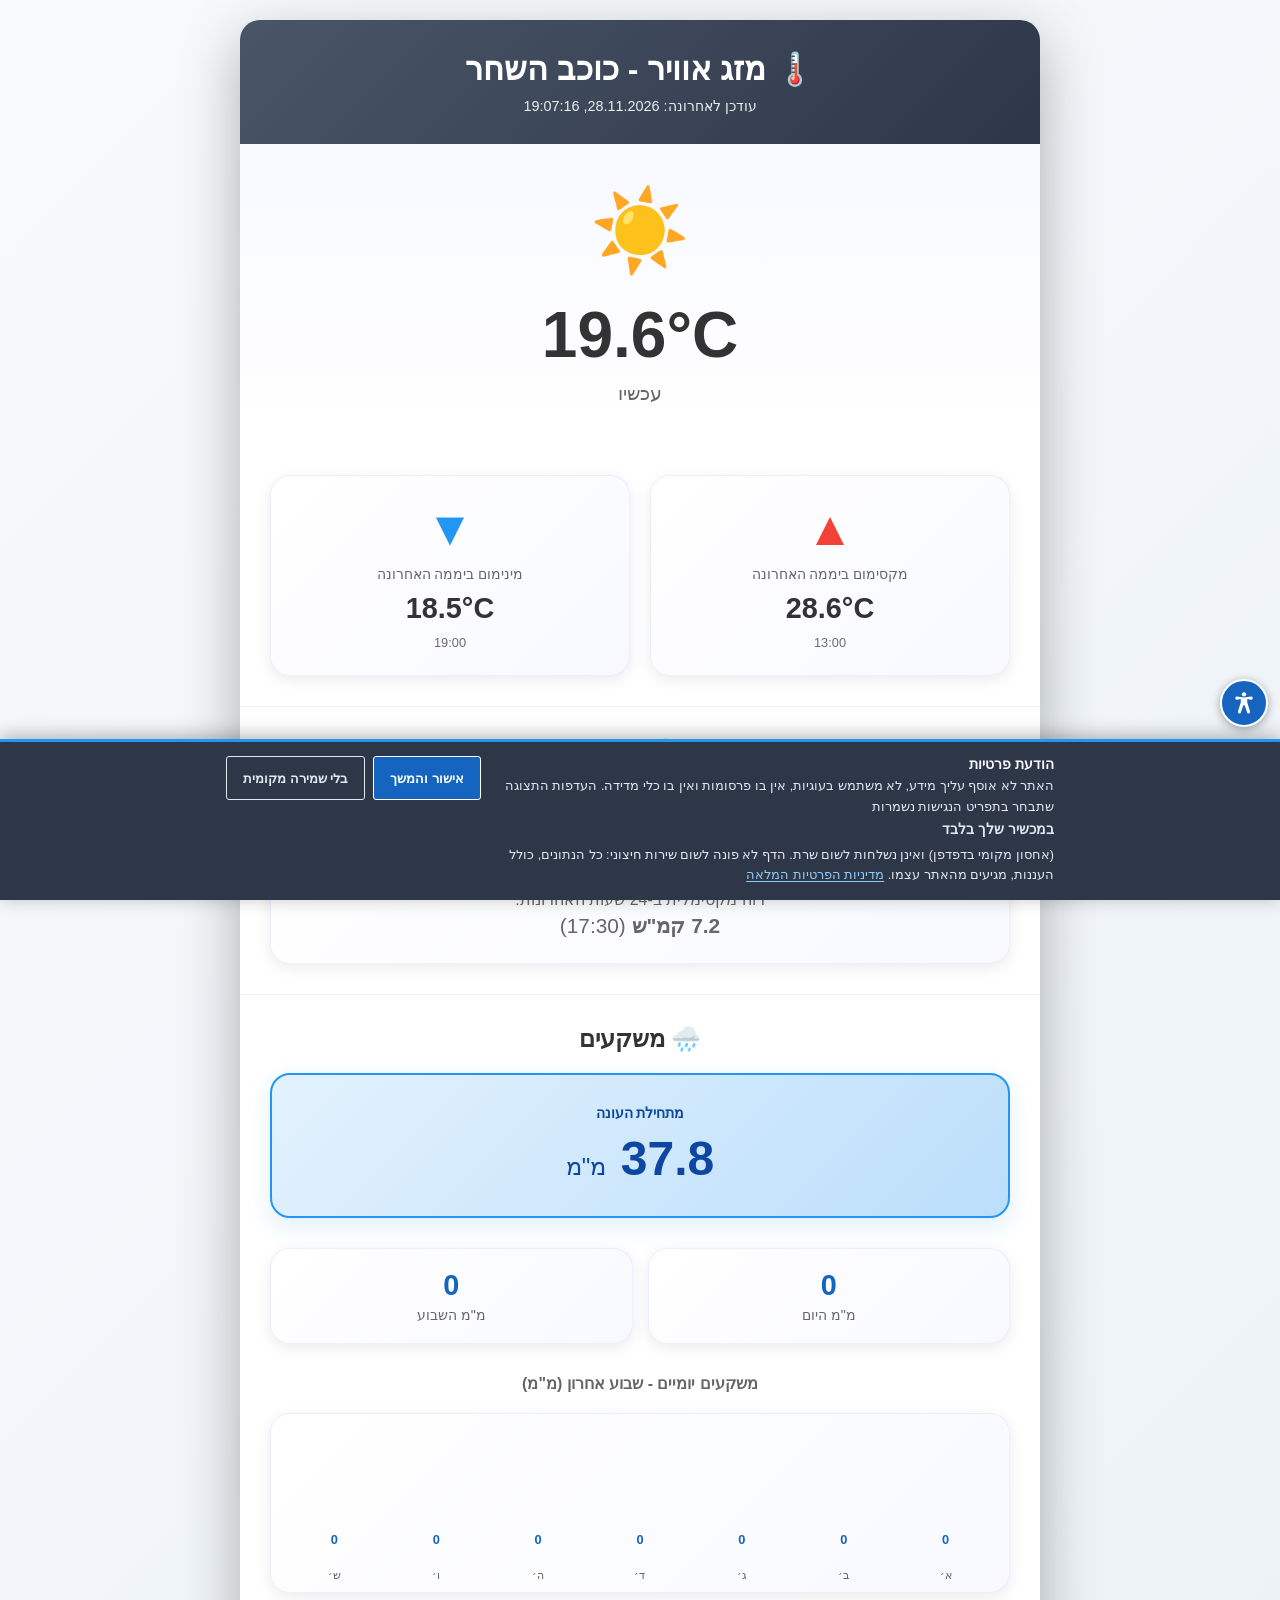
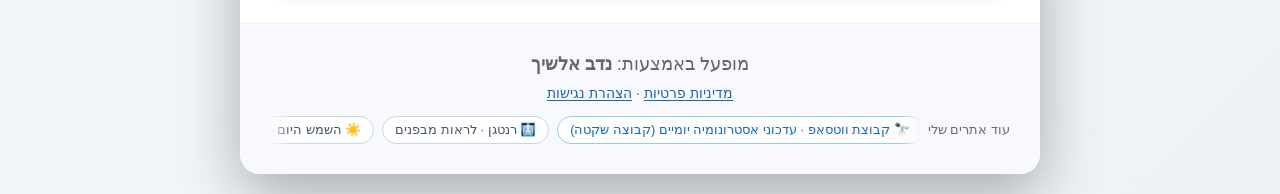
<file: index.html>
<!DOCTYPE html>
<html lang="he" dir="rtl">
<head>
    <meta charset="UTF-8">
    <meta name="viewport" content="width=device-width, initial-scale=1.0">
    <title>מזג אוויר - כוכב השחר</title>
    <meta name="description" content="טמפרטורה, רוח ומשקעים עכשיו בכוכב השחר, מתחנת מזג האוויר של היישוב. מתעדכן כל שעה, כולל כמות הגשם מתחילת העונה.">
    <link rel="canonical" href="https://nadaval56.github.io/weather-dashboard/">
    <meta property="og:type" content="website">
    <meta property="og:site_name" content="מזג אוויר - כוכב השחר">
    <meta property="og:locale" content="he_IL">
    <meta property="og:title" content="מזג אוויר - כוכב השחר">
    <meta property="og:description" content="טמפרטורה, רוח ומשקעים עכשיו בכוכב השחר, מתחנת מזג האוויר של היישוב. מתעדכן כל שעה, כולל כמות הגשם מתחילת העונה.">
    <meta property="og:url" content="https://nadaval56.github.io/weather-dashboard/">
    <meta property="og:image" content="https://nadaval56.github.io/weather-dashboard/assets/og-image.jpg">
    <meta property="og:image:type" content="image/jpeg">
    <meta property="og:image:width" content="1200">
    <meta property="og:image:height" content="630">
    <meta property="og:image:alt" content="מזג אוויר, כוכב השחר: טמפרטורה, רוח ומשקעים">
    <meta name="twitter:card" content="summary_large_image">
    <meta name="theme-color" content="#2D3748">
    
    <!-- Favicon -->
    <link rel="icon" href="data:image/svg+xml,<svg xmlns=%22http://www.w3.org/2000/svg%22 viewBox=%220 0 100 100%22><text y=%22.9em%22 font-size=%2290%22>🌤️</text></svg>">
    
    <link rel="stylesheet" href="assets/theme.css">
    <link rel="stylesheet" href="assets/a11y.css">
    <script>
      /* העדפות הנגישות מוחלות לפני הציור הראשון, כדי שמי שבחר ניגודיות גבוהה
         לא יראה את הדף נטען בצבעים הרגילים ואז מתחלף. מי שביקש "בלי שמירה
         מקומית" לא מקבל קריאה של שום דבר. */
      try {
        var _p = localStorage.getItem('privacy:v1');
        if (!_p || JSON.parse(_p).local !== false) {
          var _r = document.documentElement, _a = localStorage.getItem('a11y:v1');
          if (_a) {
            _a = JSON.parse(_a);
            if (_a.fs) _r.setAttribute('data-fs', _a.fs);
            if (_a.mode) _r.classList.add('a11y-' + _a.mode);
            ['links', 'readable', 'spacing', 'still', 'cursor', 'focus']
              .forEach(function (k) { if (_a[k]) _r.classList.add('a11y-' + k); });
          }
        }
      } catch (e) { /* מצב פרטי, או אחסון חסום — הדף פשוט נטען כרגיל */ }
    </script>

    <style>

        .last-update {
            opacity: 0.9;
            font-size: 0.9em;
        }

        .current-weather {
            text-align: center;
            padding: 40px 20px;
            background: linear-gradient(to bottom, var(--surface-2) 0%, var(--surface) 100%);
        }

        .weather-icon {
            font-size: 5rem;
            margin-bottom: 20px;
        }

        .current-temp {
            font-size: 4em;
            font-weight: bold;
            color: var(--text);
            margin-bottom: 10px;
        }

        .temp-label {
            color: var(--text-2);
            font-size: 1.2em;
        }

        .stats-grid {
            display: grid;
            grid-template-columns: repeat(auto-fit, minmax(200px, 1fr));
            gap: 20px;
            padding: 30px;
        }

        .stat-card {
            background: linear-gradient(135deg, var(--surface) 0%, var(--surface-2) 100%);
            padding: 25px 20px;
            border-radius: 20px;
            text-align: center;
            box-shadow: var(--shadow-card);
            border: 1px solid var(--card-border);
        }

        .stat-icon {
            font-size: 2.5em;
            margin-bottom: 10px;
        }

        .stat-value {
            font-size: 1.8em;
            font-weight: bold;
            color: var(--text);
            margin: 10px 0;
        }

        .stat-label {
            color: var(--text-2);
            font-size: 0.9em;
        }

        .stat-time {
            color: var(--text-3);
            font-size: 0.8em;
            margin-top: 5px;
        }

        .section {
            padding: 30px;
            border-top: 1px solid var(--border);
        }

        .section-title {
            font-size: 1.5em;
            color: var(--text);
            margin-bottom: 20px;
            display: flex;
            align-items: center;
            justify-content: center;
            gap: 10px;
        }

        .wind-section {
            background: linear-gradient(135deg, var(--surface) 0%, var(--surface-2) 100%);
            padding: 25px;
            border-radius: 20px;
            box-shadow: var(--shadow-card);
            border: 1px solid var(--card-border);
        }

        .wind-current {
            display: flex;
            align-items: center;
            justify-content: center;
            gap: 20px;
            margin-bottom: 20px;
        }

        .wind-info {
            text-align: center;
        }

        .wind-speed {
            font-size: 2em;
            font-weight: bold;
            color: var(--text);
        }

        .wind-direction {
            color: var(--text-2);
            font-size: 1.1em;
        }

        .rain-stats {
            display: grid;
            grid-template-columns: repeat(auto-fit, minmax(150px, 1fr));
            gap: 15px;
        }

        .rain-stat {
            background: linear-gradient(135deg, var(--surface) 0%, var(--surface-2) 100%);
            padding: 20px 15px;
            border-radius: 20px;
            text-align: center;
            box-shadow: var(--shadow-card);
            border: 1px solid var(--card-border);
        }

        .rain-value {
            font-size: 1.8em;
            font-weight: bold;
            color: var(--accent-dark);   /* #2196F3 נתן 2.97:1 על רקע הכרטיס */
        }

        .rain-label {
            color: var(--text-2);
            font-size: 0.9em;
            margin-top: 5px;
        }

        .chart-container {
            margin-top: 20px;
            height: 180px;
            background: linear-gradient(135deg, var(--surface) 0%, var(--surface-2) 100%);
            border-radius: 20px;
            padding: 15px 15px 35px 15px;
            position: relative;
            box-shadow: var(--shadow-card);
            border: 1px solid var(--card-border);
        }

        .chart-bars {
            display: flex;
            align-items: flex-end;
            justify-content: space-around;
            height: 100%;
            gap: 5px;
        }

        .chart-bar {
            flex: 1;
            background: linear-gradient(to top, var(--accent), var(--accent-light));
            border-radius: 5px 5px 0 0;
            position: relative;
            transition: transform 0.2s;
        }

        .chart-bar:hover {
            transform: scaleY(1.05);
        }

        .chart-bar-value {
            position: absolute;
            top: -25px;
            width: 100%;
            text-align: center;
            font-size: 0.8em;
            font-weight: bold;
            color: var(--accent-dark);
        }

        .chart-bar-label {
            position: absolute;
            bottom: -25px;
            width: 100%;
            text-align: center;
            font-size: 0.7em;
            color: var(--text-2);
        }

        /* Mobile Responsive */
        @media (max-width: 768px) {
            .current-temp {
                font-size: 3em;
            }

            .weather-icon {
                font-size: 3.75rem;
            }

            .stats-grid {
                grid-template-columns: 1fr;
                padding: 20px;
            }

            .section {
                padding: 20px;
            }

            .wind-current {
                flex-direction: column;
            }
        }
    </style>
</head>
<body>
    <a class="skip-link" href="#main">דלג לתוכן</a>
    <div class="container">
        <!-- Header -->
        <header class="header">
            <h1>🌡️ מזג אוויר - כוכב השחר</h1>
            <div class="last-update">טוען...</div>
        </header>

        <main id="main" tabindex="-1">

        <!-- Current Weather -->
        <div class="current-weather">
            <div class="weather-icon" role="img" aria-label="טוען">⏳</div>
            <div class="current-temp">...</div>
            <div class="temp-label">עכשיו</div>
        </div>

        <!-- Temperature Stats -->
        <div class="stats-grid">
            <div class="stat-card">
                <div class="stat-icon" style="color: var(--hot); font-size: 3em;" aria-hidden="true">▲</div>
                <div class="stat-label">מקסימום ביממה האחרונה</div>
                <div class="stat-value">...</div>
                <div class="stat-time">--:--</div>
            </div>
            <div class="stat-card">
                <div class="stat-icon" style="color: var(--accent); font-size: 3em;" aria-hidden="true">▼</div>
                <div class="stat-label">מינימום ביממה האחרונה</div>
                <div class="stat-value">...</div>
                <div class="stat-time">--:--</div>
            </div>
        </div>

        <!-- Wind Section -->
        <div class="section">
            <h2 class="section-title">💨 רוח</h2>
            <div class="wind-section">
                <div class="wind-current">
                    <div class="wind-info">
                        <div class="wind-speed">...</div>
                        <div class="wind-direction">...</div>
                    </div>
                </div>
                <div style="text-align: center; color: var(--text-2); margin-top: 15px;">
                    <div style="margin-bottom: 5px;">רוח מקסימלית ב-24 שעות האחרונות:</div>
                    <div style="font-size: 1.3em;"><strong>...</strong> (--:--)</div>
                </div>
            </div>
        </div>

        <!-- Rain Section -->
        <div class="section">
            <h2 class="section-title">🌧️ משקעים</h2>
            
            <!-- Seasonal Rain - Most Important -->
            <div style="text-align: center; margin-bottom: 30px; padding: 30px 20px; background: linear-gradient(135deg, var(--accent-soft-a) 0%, var(--accent-soft-b) 100%); border-radius: 20px; box-shadow: var(--shadow-hero); border: 2px solid var(--accent);">
                <div style="font-size: 0.9em; color: var(--accent-deep); margin-bottom: 10px; font-weight: bold;">מתחילת העונה</div>
                <div class="rain-value" style="font-size: 3em; color: var(--accent-deep); display: inline;">...</div>
                <div style="display: inline; font-size: 1.5em; color: var(--accent-deep); margin-right: 10px;">מ"מ</div>
            </div>
            
            <!-- Today and Weekly -->
            <div class="rain-stats">
                <div class="rain-stat">
                    <div class="rain-value">...</div>
                    <div class="rain-label">מ"מ היום</div>
                </div>
                <div class="rain-stat">
                    <div class="rain-value">...</div>
                    <div class="rain-label">מ"מ השבוע</div>
                </div>
            </div>

            <!-- 7 Days Chart -->
            <div style="text-align: center; color: var(--text-2); margin-top: 30px; margin-bottom: 10px; font-weight: bold;">
                משקעים יומיים - שבוע אחרון (מ"מ)
            </div>
            <div class="chart-container">
                <div class="chart-bars">
                    <div class="chart-bar" style="height: 0%;">
                        <div class="chart-bar-value">0</div>
                        <div class="chart-bar-label">...</div>
                    </div>
                    <div class="chart-bar" style="height: 0%;">
                        <div class="chart-bar-value">0</div>
                        <div class="chart-bar-label">...</div>
                    </div>
                    <div class="chart-bar" style="height: 0%;">
                        <div class="chart-bar-value">0</div>
                        <div class="chart-bar-label">...</div>
                    </div>
                    <div class="chart-bar" style="height: 0%;">
                        <div class="chart-bar-value">0</div>
                        <div class="chart-bar-label">...</div>
                    </div>
                    <div class="chart-bar" style="height: 0%;">
                        <div class="chart-bar-value">0</div>
                        <div class="chart-bar-label">...</div>
                    </div>
                    <div class="chart-bar" style="height: 0%;">
                        <div class="chart-bar-value">0</div>
                        <div class="chart-bar-label">...</div>
                    </div>
                    <div class="chart-bar" style="height: 0%;">
                        <div class="chart-bar-value">0</div>
                        <div class="chart-bar-label">...</div>
                    </div>
                </div>
            </div>
        </div>

        </main>

        <!-- Footer -->
        <footer class="footer">
            <p style="font-size: 1.1em; margin-bottom: 10px;">מופעל באמצעות: <strong>נדב אלשיך</strong></p>
            <p class="footer-links"><a href="privacy/">מדיניות פרטיות</a> · <a href="accessibility/">הצהרת נגישות</a></p>
            <nav class="sister" aria-label="האתרים הנוספים שלי">
                <span class="sister-lbl">עוד אתרים שלי</span>
                <div class="sister-view">
                    <div class="sister-track">
                    <div class="sister-set">
                        <a href="https://chat.whatsapp.com/JPkp1hyk4J938apVTFu6J1" rel="noopener" class="sister-invite"><span aria-hidden="true">🔭</span> קבוצת ווטסאפ · עדכוני אסטרונומיה יומיים (קבוצה שקטה)</a>
                        <a href="https://roentgen.co.il/" rel="noopener"><span aria-hidden="true">🩻</span> רנטגן · לראות מבפנים</a>
                        <a href="https://sunspots.co.il/" rel="noopener"><span aria-hidden="true">☀️</span> השמש היום · כתמי שמש בזמן אמת</a>
                        <a href="https://making-il.co.il/" rel="noopener"><span aria-hidden="true">🛠️</span> מייקינג · יצירה טכנולוגית</a>
                        <a href="https://banknote.co.il/" rel="noopener"><span aria-hidden="true">💶</span> Banknote · שטרות ומטבעות</a>
                        <a href="https://geniza.co.il/" rel="noopener"><span aria-hidden="true">📜</span> הגניזה הקהירית · מסמכים מגניזת קהיר</a>
                        <a href="https://dronexam.co.il/" rel="noopener"><span aria-hidden="true">🛩️</span> לעוף לשמיים · מבחן רת"א לרחפנים</a>
                        <a href="https://holisticcenter.co.il/" rel="noopener"><span aria-hidden="true">🌱</span> מעט צרי · רפואה משלימה</a>
                        <a href="https://pursue.co.il/" rel="noopener"><span aria-hidden="true">🛸</span> PURSUE · ארכיון עב"מים</a>
                        <a href="https://quake.co.il/" rel="noopener"><span aria-hidden="true">🌍</span> רעידת אדמה · רעידות היסטוריות</a>
                        <a href="https://heb-cal.co.il/" rel="noopener"><span aria-hidden="true">📅</span> לוח עברי</a>
                        <a href="https://cranialnerves.co.il/" rel="noopener"><span aria-hidden="true">🧠</span> עצבי הגולגולת · 12 זוגות העצבים</a>
                        <a href="https://kal-vachomer.co.il/" rel="noopener"><span aria-hidden="true">📖</span> סגולת הבן איש חי לרפואה</a>
                    </div>
                    <div class="sister-set sister-clone" aria-hidden="true">
                        <a href="https://chat.whatsapp.com/JPkp1hyk4J938apVTFu6J1" rel="noopener" class="sister-invite" tabindex="-1"><span aria-hidden="true">🔭</span> קבוצת ווטסאפ · עדכוני אסטרונומיה יומיים (קבוצה שקטה)</a>
                        <a href="https://roentgen.co.il/" rel="noopener" tabindex="-1"><span aria-hidden="true">🩻</span> רנטגן · לראות מבפנים</a>
                        <a href="https://sunspots.co.il/" rel="noopener" tabindex="-1"><span aria-hidden="true">☀️</span> השמש היום · כתמי שמש בזמן אמת</a>
                        <a href="https://making-il.co.il/" rel="noopener" tabindex="-1"><span aria-hidden="true">🛠️</span> מייקינג · יצירה טכנולוגית</a>
                        <a href="https://banknote.co.il/" rel="noopener" tabindex="-1"><span aria-hidden="true">💶</span> Banknote · שטרות ומטבעות</a>
                        <a href="https://geniza.co.il/" rel="noopener" tabindex="-1"><span aria-hidden="true">📜</span> הגניזה הקהירית · מסמכים מגניזת קהיר</a>
                        <a href="https://dronexam.co.il/" rel="noopener" tabindex="-1"><span aria-hidden="true">🛩️</span> לעוף לשמיים · מבחן רת"א לרחפנים</a>
                        <a href="https://holisticcenter.co.il/" rel="noopener" tabindex="-1"><span aria-hidden="true">🌱</span> מעט צרי · רפואה משלימה</a>
                        <a href="https://pursue.co.il/" rel="noopener" tabindex="-1"><span aria-hidden="true">🛸</span> PURSUE · ארכיון עב"מים</a>
                        <a href="https://quake.co.il/" rel="noopener" tabindex="-1"><span aria-hidden="true">🌍</span> רעידת אדמה · רעידות היסטוריות</a>
                        <a href="https://heb-cal.co.il/" rel="noopener" tabindex="-1"><span aria-hidden="true">📅</span> לוח עברי</a>
                        <a href="https://cranialnerves.co.il/" rel="noopener" tabindex="-1"><span aria-hidden="true">🧠</span> עצבי הגולגולת · 12 זוגות העצבים</a>
                        <a href="https://kal-vachomer.co.il/" rel="noopener" tabindex="-1"><span aria-hidden="true">📖</span> סגולת הבן איש חי לרפואה</a>
                    </div>
                    </div>
                </div>
            </nav>
        </footer>
    </div>

    <script>
        // ===== אייקון מזג האוויר =====
        // יום/לילה: מהזריחה ועד צאת הכוכבים (25 דקות אחרי השקיעה, ברירת המחדל
        //           של לוח עברי), לפי אלגוריתם NOAA מ-hebcal/js/zmanim.js.
        // לילה:     מופע הירח האמיתי (כמו באסטרובוט).
        // עננות:    Open-Meteo, מהרשת ולא מהתחנה (כמו באסטרובוט). נמשכת פעם בשעה
        //           בסקריפט העדכון ונשמרת ב-weather-data.json — הדפדפן לא פונה לשום שירות חיצוני.
        // גשם:      נתוני התחנה — גשם בשעה האחרונה גובר על הכול.
        const STATION_LOC = { lat: 31.958, lng: 35.339 };   // כוכב השחר
        const TZEIT_MIN = 25;
        const RAD = Math.PI / 180;

        const Sun = (function () {
            function julianDay(y, m, d) { return Math.floor(Date.UTC(y, m - 1, d) / 86400000) + 2440587.5; }
            function jc(jd) { return (jd - 2451545) / 36525; }
            function meanLong(t) { const l = (280.46646 + t * (36000.76983 + 0.0003032 * t)) % 360; return l < 0 ? l + 360 : l; }
            function meanAnom(t) { return 357.52911 + t * (35999.05029 - 0.0001537 * t); }
            function ecc(t) { return 0.016708634 - t * (0.000042037 + 0.0000001267 * t); }
            function eqCenter(t) {
                const m = meanAnom(t) * RAD;
                return Math.sin(m) * (1.914602 - t * (0.004817 + 0.000014 * t)) +
                    Math.sin(2 * m) * (0.019993 - 0.000101 * t) + Math.sin(3 * m) * 0.000289;
            }
            function appLong(t) { return meanLong(t) + eqCenter(t) - 0.00569 - 0.00478 * Math.sin((125.04 - 1934.136 * t) * RAD); }
            function obliq(t) {
                const s = 21.448 - t * (46.815 + t * (0.00059 - t * 0.001813));
                return 23 + (26 + s / 60) / 60 + 0.00256 * Math.cos((125.04 - 1934.136 * t) * RAD);
            }
            function decl(t) { return Math.asin(Math.sin(obliq(t) * RAD) * Math.sin(appLong(t) * RAD)) / RAD; }
            function eqTime(t) {
                const eps = obliq(t) * RAD, l0 = meanLong(t) * RAD, e = ecc(t), m = meanAnom(t) * RAD;
                let y = Math.tan(eps / 2); y = y * y;
                return (y * Math.sin(2 * l0) - 2 * e * Math.sin(m) + 4 * e * y * Math.sin(m) * Math.cos(2 * l0) -
                    0.5 * y * y * Math.sin(4 * l0) - 1.25 * e * e * Math.sin(2 * m)) / RAD * 4;
            }
            function hourAngle(lat, dec, zenith) {
                const c = (Math.cos(zenith * RAD) - Math.sin(lat * RAD) * Math.sin(dec * RAD)) /
                    (Math.cos(lat * RAD) * Math.cos(dec * RAD));
                return (c > 1 || c < -1) ? null : Math.acos(c) / RAD;
            }
            function timeUTC(jd, lat, lng, zenith, rising) {
                let mins = 720;
                for (let i = 0; i < 2; i++) {
                    const t = jc(jd + mins / 1440), ha = hourAngle(lat, decl(t), zenith);
                    if (ha === null) return null;
                    mins = 720 + 4 * (-lng + (rising ? -ha : ha)) - eqTime(t);
                }
                return mins;
            }
            // זריחה/שקיעה במישור (90.833°), כמו ברוב הלוחות בארץ.
            // התאריך הוא התאריך בישראל, גם אם הדפדפן בשעון אחר.
            function event(now, loc, rising) {
                const [y, m, d] = now.toLocaleDateString('en-CA', { timeZone: 'Asia/Jerusalem' }).split('-').map(Number);
                const jd = julianDay(y, m, d), mins = timeUTC(jd, loc.lat, loc.lng, 90.833, rising);
                return mins === null ? null : new Date((jd - 2440587.5) * 86400000 + mins * 60000);
            }
            return {
                sunrise: (now, loc) => event(now, loc, true),
                sunset: (now, loc) => event(now, loc, false)
            };
        })();

        function isDaytime(now) {
            const sr = Sun.sunrise(now, STATION_LOC), ss = Sun.sunset(now, STATION_LOC);
            if (!sr || !ss) return now.getHours() >= 6 && now.getHours() < 19;
            return now >= sr && now < new Date(ss.getTime() + TZEIT_MIN * 60000);
        }

        // מופע הירח: האלונגציה (הזווית בין הירח לשמש) לפי נוסחאות מקוצרות של Meeus —
        // דיוק של פחות ממעלה, הרבה מעבר למה שצריך לבחירת אימוג'י.
        function moonPhase(now) {
            const d = now.getTime() / 86400000 + 2440587.5 - 2451545;
            const T = d / 36525;
            const norm = x => ((x % 360) + 360) % 360;
            const Lm = norm(218.3164477 + 481267.88123421 * T);   // אורך ממוצע של הירח
            const D = norm(297.8501921 + 445267.1114034 * T);     // אלונגציה ממוצעת
            const M = norm(357.5291092 + 35999.0502909 * T);      // אנומליה של השמש
            const Mm = norm(134.9633964 + 477198.8675055 * T);    // אנומליה של הירח
            const F = norm(93.2720950 + 483202.0175233 * T);
            const moonLon = Lm + 6.289 * Math.sin(Mm * RAD) + 1.274 * Math.sin((2 * D - Mm) * RAD) +
                0.658 * Math.sin(2 * D * RAD) + 0.214 * Math.sin(2 * Mm * RAD) -
                0.186 * Math.sin(M * RAD) - 0.114 * Math.sin(2 * F * RAD);
            const sunLon = 280.46646 + 36000.76983 * T + 1.914602 * Math.sin(M * RAD) + 0.019993 * Math.sin(2 * M * RAD);
            const elong = norm(moonLon - sunLon);                    // 0 = מולד, 180 = מלא
            const illum = Math.round((1 - Math.cos(elong * RAD)) / 2 * 100);
            // אותם גבולות כמו באסטרובוט (לפי גיל הירח בימים), מתורגמים למעלות
            const age = elong / 360 * 29.530589;
            let emoji, name;
            if      (age <  1.5) [emoji, name] = ['🌑', 'ירח חדש'];
            else if (age <  7.0) [emoji, name] = ['🌒', 'סהר גדל'];
            else if (age <  8.5) [emoji, name] = ['🌓', 'רבע ראשון'];
            else if (age < 14.0) [emoji, name] = ['🌔', 'ירח גדל'];
            else if (age < 15.5) [emoji, name] = ['🌕', 'ירח מלא'];
            else if (age < 21.0) [emoji, name] = ['🌖', 'ירח פוחת'];
            else if (age < 22.5) [emoji, name] = ['🌗', 'רבע אחרון'];
            else if (age < 28.0) [emoji, name] = ['🌘', 'סהר פוחת'];
            else                 [emoji, name] = ['🌑', 'ירח חדש'];
            return { emoji, name, illum };
        }

        // העננות מקובץ הנתונים. נתון בן יותר משלוש שעות (עדכונים שנכשלו ברצף)
        // לא מוצג — עדיף סמל בלי עננים מאשר ענן של אתמול.
        function cloudFromData(data, now = new Date()) {
            const c = data && data.cloud_cover;
            if (!c || typeof c.pct !== 'number') return null;
            const updated = new Date(data.last_update);
            if (isNaN(updated) || now - updated > 3 * 3600 * 1000) return null;
            return c.pct;
        }

        function getWeatherIcon(data, cloud, now = new Date()) {
            const rainLastHour = (data && data.rain && data.rain.lastHour) || 0;
            const cloudTxt = cloud === null ? '' : ` · עננות ${cloud}%`;

            // 1. גשם בשעה האחרונה (מהתחנה) תמיד גובר
            if (rainLastHour > 0.3) return { icon: '🌧️', label: `גשם: ${rainLastHour} מ"מ בשעה האחרונה` };

            // 2. לילה — מופע הירח, אלא אם השמיים מכוסים
            if (!isDaytime(now)) {
                const moon = moonPhase(now);
                if (cloud !== null && cloud >= 75) return { icon: '☁️', label: `לילה מעונן${cloudTxt}` };
                return { icon: moon.emoji, label: `${moon.name} (${moon.illum}% מואר)${cloudTxt}` };
            }

            // 3. יום — לפי העננות מהרשת
            if (cloud === null) return { icon: '☀️', label: 'יום' };
            if (cloud < 20) return { icon: '☀️', label: `בהיר${cloudTxt}` };
            if (cloud < 45) return { icon: '🌤️', label: `עננות קלה${cloudTxt}` };
            if (cloud < 70) return { icon: '⛅', label: `מעונן חלקית${cloudTxt}` };
            if (cloud < 90) return { icon: '🌥️', label: `מעונן${cloudTxt}` };
            return { icon: '☁️', label: `מעונן מאוד${cloudTxt}` };
        }

        let lastData = null;
        function renderIcon() {
            if (!lastData) return;
            const { icon, label } = getWeatherIcon(lastData, cloudFromData(lastData));
            const el = document.querySelector('.weather-icon');
            if (el) { el.textContent = icon; el.title = label; el.setAttribute('aria-label', label); }
            // גם אייקון הלשונית מתחלף
            const fav = document.querySelector('link[rel="icon"]');
            if (fav) fav.href = `data:image/svg+xml,<svg xmlns="http://www.w3.org/2000/svg" viewBox="0 0 100 100"><text y=".9em" font-size="90">${icon}</text></svg>`;
        }

        // טעינת נתוני מזג אוויר
        async function loadWeatherData() {
            try {
                // Cache busting - מאלץ טעינה מחדש
                const response = await fetch('./weather-data.json?t=' + Date.now());
                
                if (!response.ok) {
                    throw new Error(`HTTP error! status: ${response.status}`);
                }
                
                const data = await response.json();
                
                console.log('Data loaded:', data);
                
                // עדכון אייקון דינמי
                lastData = data;
                renderIcon();
                
                // עדכון כותרת
                const h1 = document.querySelector('h1');
                if (h1) h1.textContent = '🌡️ מזג אוויר - ' + data.station_name;
                
                // עדכון זמן עדכון
                const updateTime = new Date(data.last_update);
                const lastUpdateElem = document.querySelector('.last-update');
                if (lastUpdateElem) {
                    lastUpdateElem.textContent = 'עודכן לאחרונה: ' + updateTime.toLocaleString('he-IL');
                }
                
                // טמפרטורה נוכחית
                const currentTempElem = document.querySelector('.current-temp');
                if (currentTempElem) {
                    currentTempElem.textContent = data.temperature.current + '°C';
                }
                
                // טמפרטורה מקסימלית
                const statValues = document.querySelectorAll('.stat-value');
                if (statValues[0]) statValues[0].textContent = data.temperature.max + '°C';
                
                const statTimes = document.querySelectorAll('.stat-time');
                if (statTimes[0]) statTimes[0].textContent = data.temperature.max_time;
                
                // טמפרטורה מינימלית
                if (statValues[1]) statValues[1].textContent = data.temperature.min + '°C';
                if (statTimes[1]) statTimes[1].textContent = data.temperature.min_time;
                
                // רוח נוכחית
                const windSpeedElem = document.querySelector('.wind-speed');
                if (windSpeedElem) {
                    windSpeedElem.textContent = data.wind.speed + ' קמ"ש';
                }
                
                const windDirElem = document.querySelector('.wind-direction');
                if (windDirElem) {
                    windDirElem.textContent = data.wind.direction;
                }
                
                // רוח מקסימלית
                const windMaxElement = document.querySelector('.wind-section').querySelectorAll('strong')[0];
                if (windMaxElement) {
                    windMaxElement.textContent = data.wind.max + ' קמ"ש';
                }
                const windMaxTimeElement = document.querySelector('.wind-section').querySelector('div[style*="font-size: 1.3em"]');
                if (windMaxTimeElement) {
                    windMaxTimeElement.innerHTML = `<strong>${data.wind.max} קמ"ש</strong> (${data.wind.max_time})`;
                }
                
                // משקעים
                const rainValues = document.querySelectorAll('.rain-value');
                if (rainValues[0]) rainValues[0].textContent = data.rain.season;
                if (rainValues[1]) rainValues[1].textContent = data.rain.today;
                if (rainValues[2]) rainValues[2].textContent = data.rain.week;
                
                // גרף משקעים
                updateRainChart(data.rain.daily_7d, data.rain.daily_7d_dates);
                
            } catch (error) {
                console.error('שגיאה בטעינת נתונים:', error);
                console.error('Error details:', error.message);
                document.querySelector('.last-update').textContent = 'שגיאה בטעינת נתונים - ' + error.message;
            }
        }
        
        function updateRainChart(rainData, rainDates) {
            const chartBars = document.querySelectorAll('.chart-bar');
            // הוספת 20% מרווח מעל הערך המקסימלי
            const maxRain = Math.max(...rainData, 1) * 1.2;

            // שמות הימים נגזרים מהתאריכים שבקובץ הנתונים עצמו.
            // כך התווית תמיד מתארת את היום שבאמת נמדד בו הגשם,
            // גם אם הדפדפן בשעון אחר או שהקובץ נטען מה-cache.
            const dayNames = ['א׳', 'ב׳', 'ג׳', 'ד׳', 'ה׳', 'ו׳', 'ש׳'];
            const todayKey = new Date().toLocaleDateString('en-CA');
            const chartLabels = [];

            // בניית רשימת שמות ימים - מ-6 ימים אחורה עד היום
            for (let i = 6; i >= 0; i--) {
                const dateKey = (rainDates && rainDates[6 - i]) || null;
                const date = dateKey ? new Date(dateKey + 'T12:00:00') : new Date();
                if (!dateKey) date.setDate(date.getDate() - i);

                // "היום"/"אתמול" לפי התאריך בקובץ, לא לפי מיקום בגרף
                const daysBack = dateKey
                    ? Math.round((new Date(todayKey + 'T12:00:00') - date) / 86400000)
                    : i;

                if (daysBack === 0) {
                    chartLabels.push('היום');
                } else if (daysBack === 1) {
                    chartLabels.push('אתמול');
                } else {
                    chartLabels.push(dayNames[date.getDay()]);
                }
            }
            
            rainData.forEach((rain, index) => {
                if (chartBars[index]) {
                    const percentage = (rain / maxRain) * 100;
                    chartBars[index].style.height = percentage + '%';
                    chartBars[index].querySelector('.chart-bar-value').textContent = rain;
                    chartBars[index].querySelector('.chart-bar-label').textContent = chartLabels[index];
                }
            });
        }
        
        // טעינה ראשונית - רק אחרי שהדף נטען לגמרי
        if (document.readyState === 'loading') {
            document.addEventListener('DOMContentLoaded', loadWeatherData);
        } else {
            loadWeatherData();
        }
        
        // רענון כל 30 דקות
        setInterval(loadWeatherData, 30 * 60 * 1000);
        // השמש/הירח מתחלפים לפי השעה גם בלי נתונים חדשים (חישוב מקומי, בלי רשת)
        setInterval(renderIcon, 10 * 60 * 1000);
    </script>
    <script src="assets/sister.js" defer></script>
    <!-- privacy.js לפני a11y.js, תמיד: a11y.js שואל אותו אם מותר לשמור.
         הכתובות מפורשות, כי האתר יושב תחת /weather-dashboard/ ב-GitHub Pages
         והניחוש של הרכיבים לפי עומק הנתיב היה מוסיף ../ מיותר. -->
    <script>
      window.PRIVACY_CONFIG = { appPrefixes: ['a11y:'], privacyUrl: 'privacy/' };
      window.A11Y_CONFIG = { privacyUrl: 'privacy/', accessibilityUrl: 'accessibility/' };
    </script>
    <script src="assets/privacy.js"></script>
    <script src="assets/a11y.js"></script>
</body>
</html>
</file>
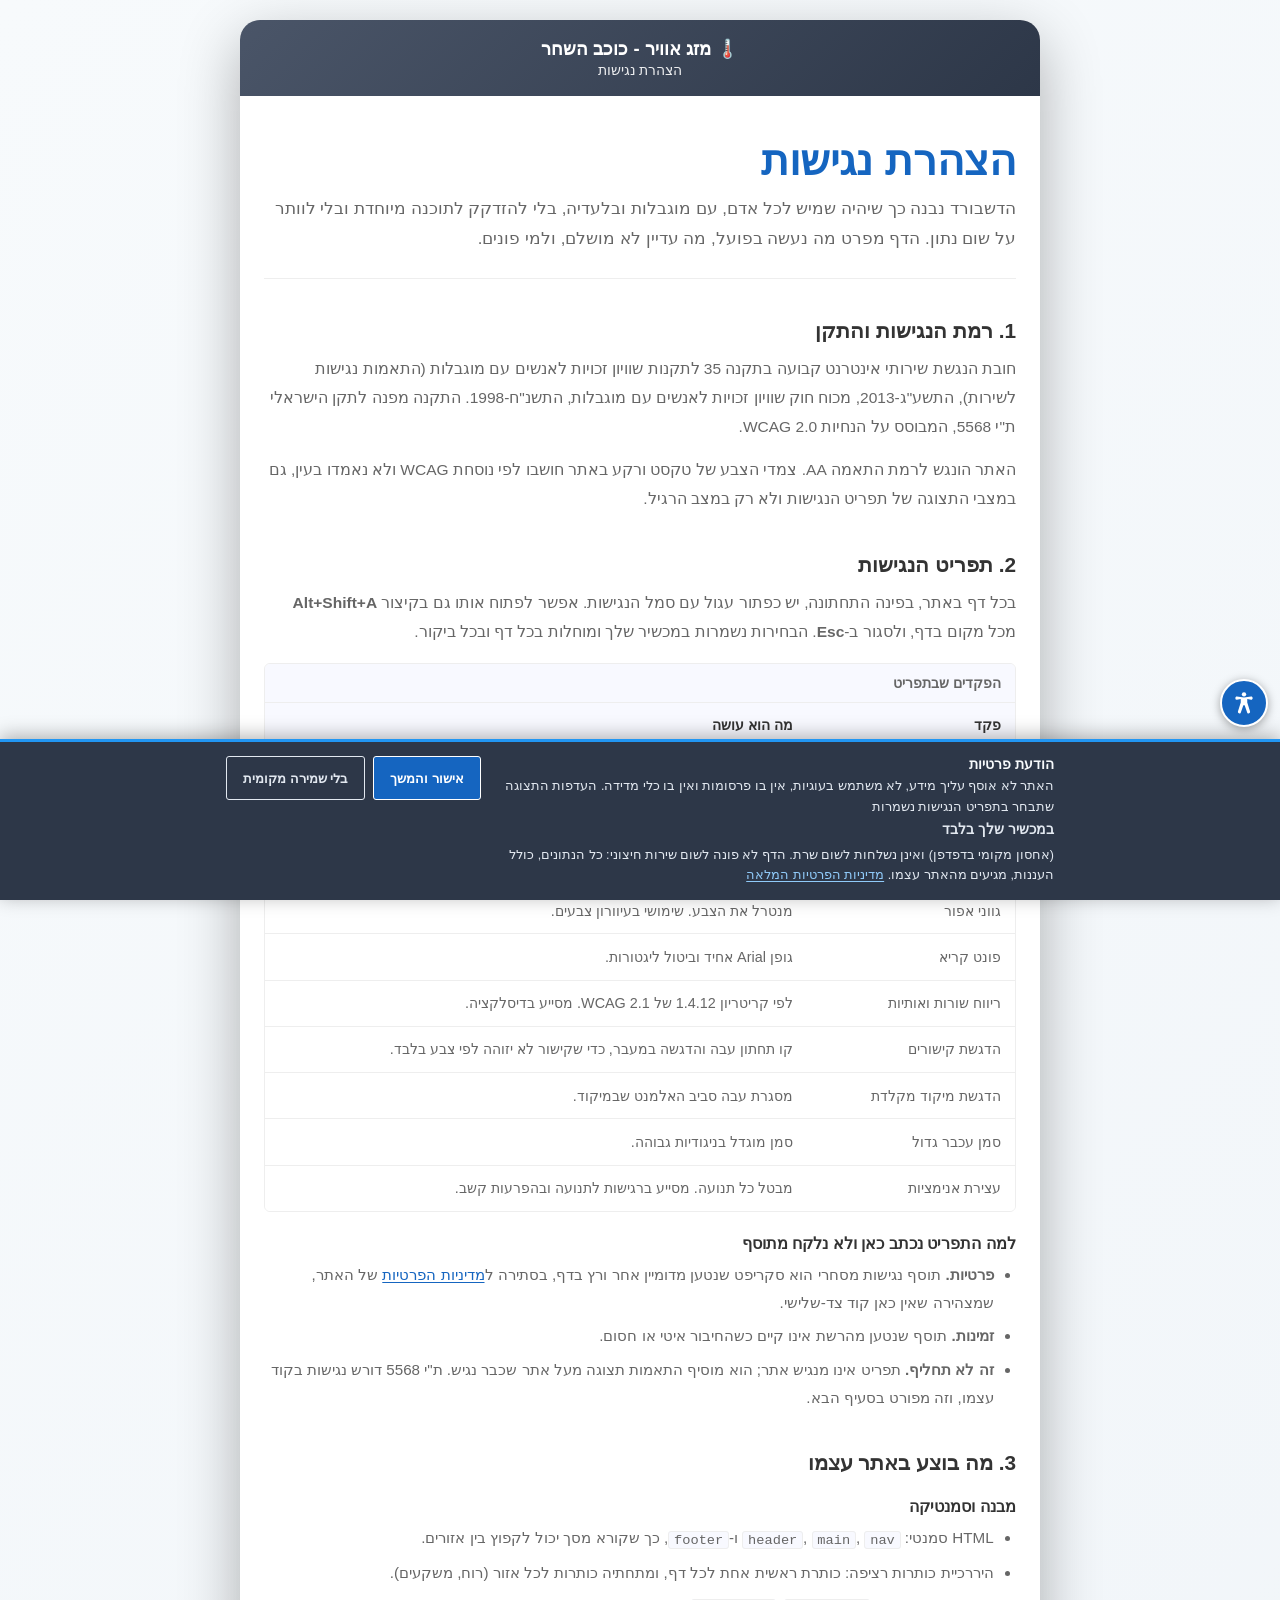
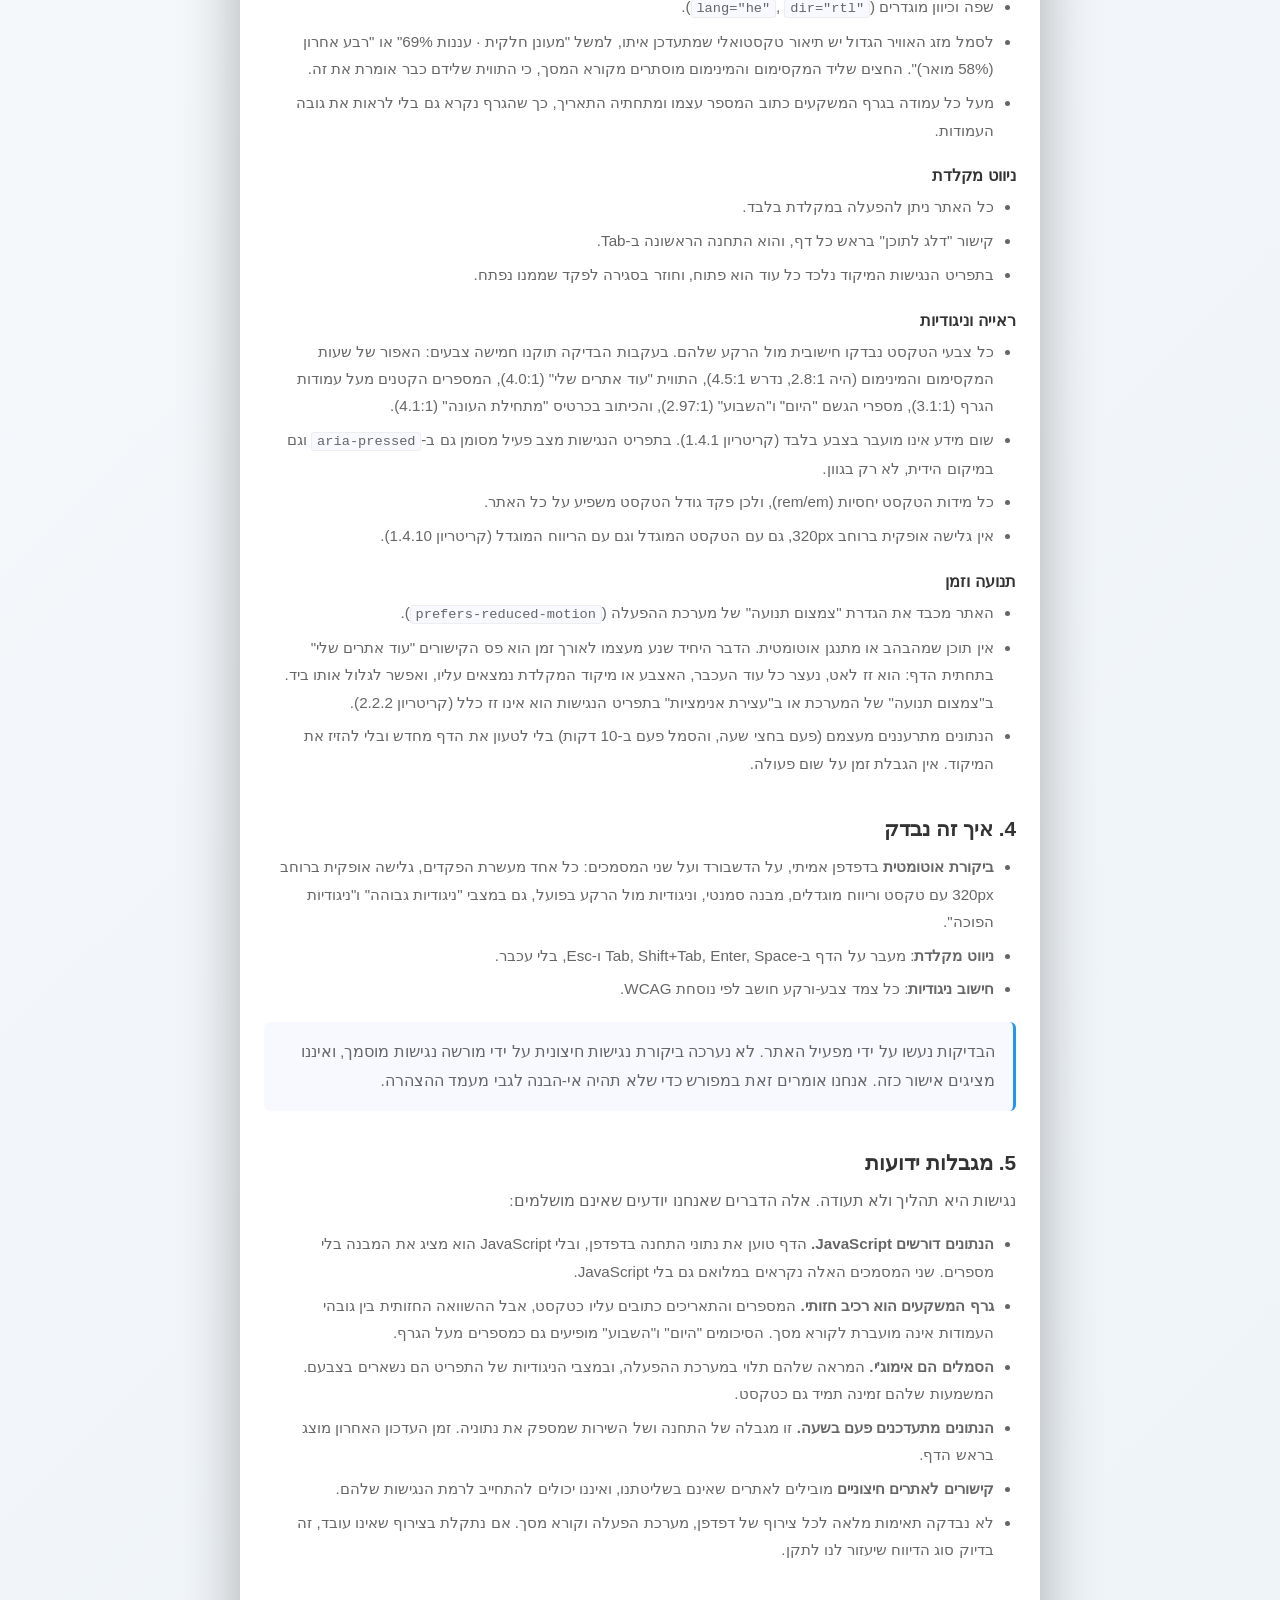
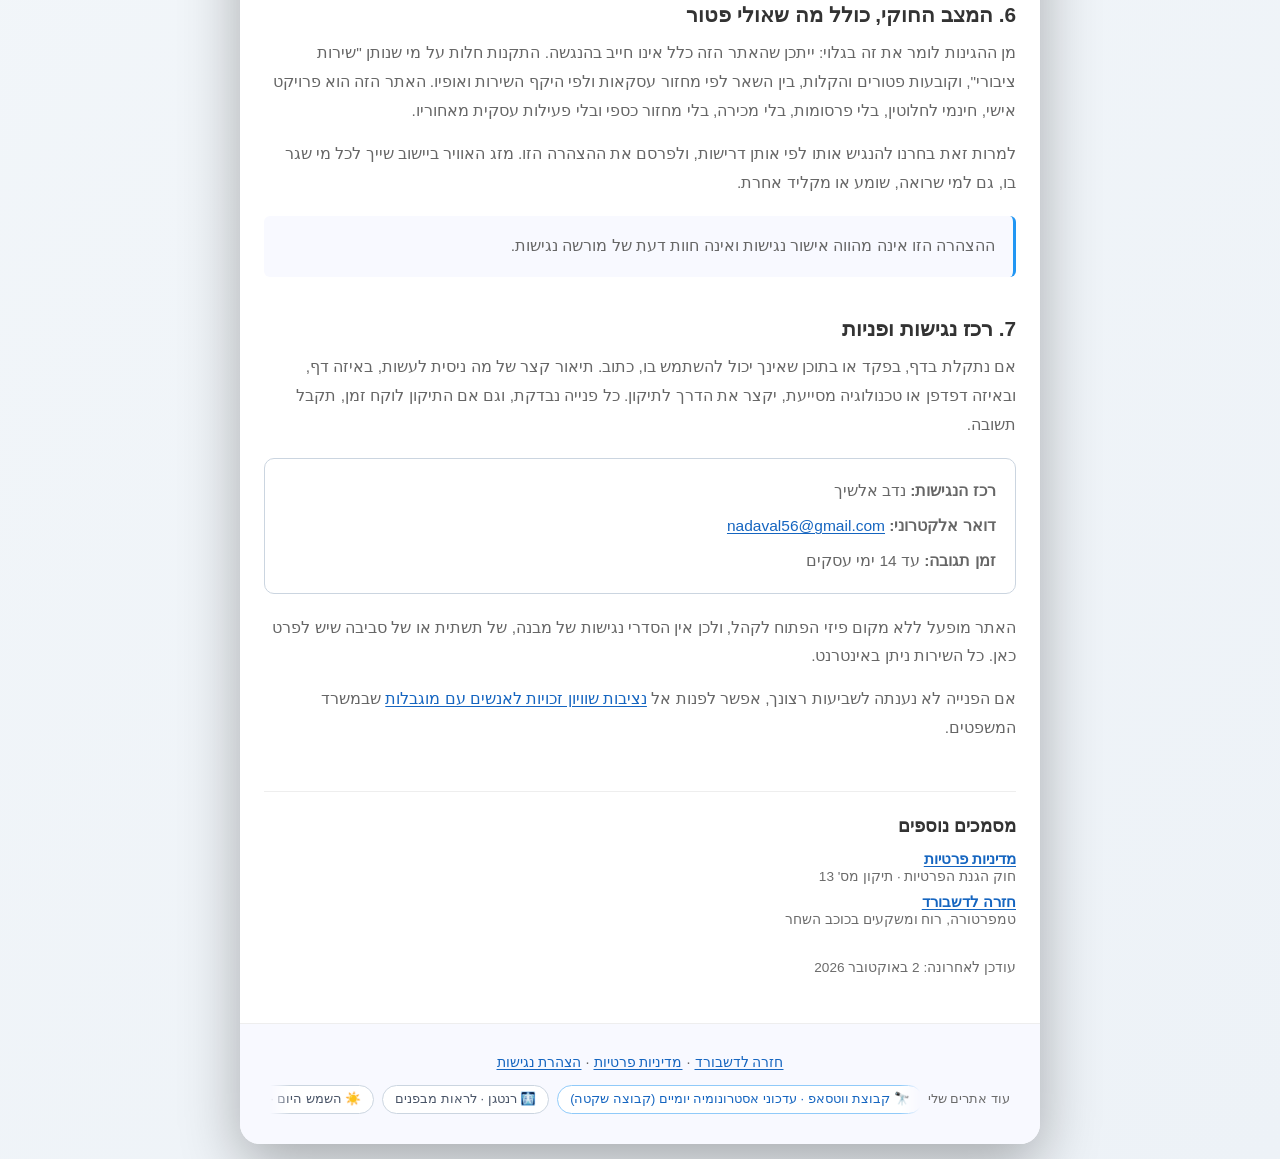
<file: accessibility/index.html>
<!DOCTYPE html>
<html lang="he" dir="rtl">
<head>
    <meta charset="UTF-8">
    <meta name="viewport" content="width=device-width, initial-scale=1.0">
    <title>הצהרת נגישות — מזג אוויר, כוכב השחר</title>
    <meta name="description" content="הצהרת הנגישות של דשבורד מזג האוויר בכוכב השחר: רמה AA לפי ת&quot;י 5568, תפריט נגישות, מגבלות ידועות ופרטי רכז הנגישות.">
    <link rel="canonical" href="https://nadaval56.github.io/weather-dashboard/accessibility/">
    <meta property="og:type" content="website">
    <meta property="og:site_name" content="מזג אוויר - כוכב השחר">
    <meta property="og:locale" content="he_IL">
    <meta property="og:title" content="הצהרת נגישות — מזג אוויר, כוכב השחר">
    <meta property="og:description" content="הצהרת הנגישות של דשבורד מזג האוויר בכוכב השחר: רמה AA לפי ת&quot;י 5568, תפריט נגישות, מגבלות ידועות ופרטי רכז הנגישות.">
    <meta property="og:url" content="https://nadaval56.github.io/weather-dashboard/accessibility/">
    <meta property="og:image" content="https://nadaval56.github.io/weather-dashboard/assets/og-image.jpg">
    <meta property="og:image:type" content="image/jpeg">
    <meta property="og:image:width" content="1200">
    <meta property="og:image:height" content="630">
    <meta property="og:image:alt" content="מזג אוויר, כוכב השחר: טמפרטורה, רוח ומשקעים">
    <meta name="twitter:card" content="summary_large_image">
    <meta name="theme-color" content="#2D3748">
    <link rel="icon" href="data:image/svg+xml,<svg xmlns=%22http://www.w3.org/2000/svg%22 viewBox=%220 0 100 100%22><text y=%22.9em%22 font-size=%2290%22>🌤️</text></svg>">
    <link rel="stylesheet" href="../assets/theme.css">
    <link rel="stylesheet" href="../assets/legal.css">
    <link rel="stylesheet" href="../assets/a11y.css">
    <script>
      /* העדפות הנגישות מוחלות לפני הציור הראשון, כדי שמי שבחר ניגודיות גבוהה
         לא יראה את הדף נטען בצבעים הרגילים ואז מתחלף. מי שביקש "בלי שמירה
         מקומית" לא מקבל קריאה של שום דבר. */
      try {
        var _p = localStorage.getItem('privacy:v1');
        if (!_p || JSON.parse(_p).local !== false) {
          var _r = document.documentElement, _a = localStorage.getItem('a11y:v1');
          if (_a) {
            _a = JSON.parse(_a);
            if (_a.fs) _r.setAttribute('data-fs', _a.fs);
            if (_a.mode) _r.classList.add('a11y-' + _a.mode);
            ['links', 'readable', 'spacing', 'still', 'cursor', 'focus']
              .forEach(function (k) { if (_a[k]) _r.classList.add('a11y-' + k); });
          }
        }
      } catch (e) { /* מצב פרטי, או אחסון חסום — הדף פשוט נטען כרגיל */ }
    </script>
</head>
<body>
    <a class="skip-link" href="#legal-main">דלג לתוכן</a>
    <div class="container">
        <header class="header header--slim">
            <a class="site-name" href="../">🌡️ מזג אוויר - כוכב השחר</a>
            <div class="crumb">הצהרת נגישות</div>
        </header>

        <main class="legal-article" id="legal-main" tabindex="-1">
            <h1>הצהרת נגישות</h1>
            <p class="lede">
                הדשבורד נבנה כך שיהיה שמיש לכל אדם, עם מוגבלות ובלעדיה, בלי להזדקק
                לתוכנה מיוחדת ובלי לוותר על שום נתון. הדף מפרט מה נעשה בפועל, מה עדיין
                לא מושלם, ולמי פונים.
            </p>

            <section class="legal-sec" aria-labelledby="s1">
                <h2 id="s1">1. רמת הנגישות והתקן</h2>
                <p>
                    חובת הנגשת שירותי אינטרנט קבועה בתקנה 35 לתקנות שוויון זכויות
                    לאנשים עם מוגבלות (התאמות נגישות לשירות), התשע"ג-2013, מכוח חוק שוויון
                    זכויות לאנשים עם מוגבלות, התשנ"ח-1998. התקנה מפנה לתקן הישראלי
                    ת"י 5568, המבוסס על הנחיות WCAG 2.0.
                </p>
                <p>
                    האתר הונגש לרמת התאמה AA. צמדי הצבע של טקסט ורקע באתר חושבו
                    לפי נוסחת WCAG ולא נאמדו בעין, גם במצבי התצוגה של תפריט הנגישות
                    ולא רק במצב הרגיל.
                </p>
            </section>

            <section class="legal-sec" aria-labelledby="s2">
                <h2 id="s2">2. תפריט הנגישות</h2>
                <p>
                    בכל דף באתר, בפינה התחתונה, יש כפתור עגול עם סמל הנגישות. אפשר לפתוח
                    אותו גם בקיצור <b>Alt+Shift+A</b> מכל מקום בדף, ולסגור ב-<b>Esc</b>.
                    הבחירות נשמרות במכשיר שלך ומוחלות בכל דף ובכל ביקור.
                </p>
                <div class="tbl-scroll" role="region" aria-label="פקדי תפריט הנגישות" tabindex="0">
                    <table class="legal-tbl">
                        <caption>הפקדים שבתפריט</caption>
                        <thead><tr><th scope="col">פקד</th><th scope="col">מה הוא עושה</th></tr></thead>
                        <tbody>
                            <tr><td>גודל טקסט: קטן / בינוני / גדול</td><td>מגדיל את כל הטקסט באתר עד 125%. הפריסה מתרחבת יחד איתו ושום דבר לא נחתך.</td></tr>
                            <tr><td>ניגודיות גבוהה</td><td>שחור על לבן וגבולות מלאים.</td></tr>
                            <tr><td>ניגודיות הפוכה</td><td>רקע כהה וטקסט בהיר, לרגישות לאור ולקריאה בחושך.</td></tr>
                            <tr><td>גווני אפור</td><td>מנטרל את הצבע. שימושי בעיוורון צבעים.</td></tr>
                            <tr><td>פונט קריא</td><td>גופן Arial אחיד וביטול ליגטורות.</td></tr>
                            <tr><td>ריווח שורות ואותיות</td><td>לפי קריטריון 1.4.12 של WCAG 2.1. מסייע בדיסלקציה.</td></tr>
                            <tr><td>הדגשת קישורים</td><td>קו תחתון עבה והדגשה במעבר, כדי שקישור לא יזוהה לפי צבע בלבד.</td></tr>
                            <tr><td>הדגשת מיקוד מקלדת</td><td>מסגרת עבה סביב האלמנט שבמיקוד.</td></tr>
                            <tr><td>סמן עכבר גדול</td><td>סמן מוגדל בניגודיות גבוהה.</td></tr>
                            <tr><td>עצירת אנימציות</td><td>מבטל כל תנועה. מסייע ברגישות לתנועה ובהפרעות קשב.</td></tr>
                        </tbody>
                    </table>
                </div>
                <h3>למה התפריט נכתב כאן ולא נלקח מתוסף</h3>
                <ul>
                    <li><b>פרטיות.</b> תוסף נגישות מסחרי הוא סקריפט שנטען מדומיין אחר
                        ורץ בדף, בסתירה ל<a href="../privacy/">מדיניות הפרטיות</a> של
                        האתר, שמצהירה שאין כאן קוד צד-שלישי.</li>
                    <li><b>זמינות.</b> תוסף שנטען מהרשת אינו קיים כשהחיבור איטי או חסום.</li>
                    <li><b>זה לא תחליף.</b> תפריט אינו מנגיש אתר; הוא מוסיף התאמות תצוגה
                        מעל אתר שכבר נגיש. ת"י 5568 דורש נגישות בקוד עצמו, וזה מפורט
                        בסעיף הבא.</li>
                </ul>
            </section>

            <section class="legal-sec" aria-labelledby="s3">
                <h2 id="s3">3. מה בוצע באתר עצמו</h2>
                <h3>מבנה וסמנטיקה</h3>
                <ul>
                    <li>HTML סמנטי: <code>header</code>, <code>main</code>, <code>nav</code> ו-<code>footer</code>,
                        כך שקורא מסך יכול לקפוץ בין אזורים.</li>
                    <li>היררכיית כותרות רציפה: כותרת ראשית אחת לכל דף, ומתחתיה כותרות לכל אזור (רוח, משקעים).</li>
                    <li>שפה וכיוון מוגדרים (<code>lang="he"</code>, <code>dir="rtl"</code>).</li>
                    <li>לסמל מזג האוויר הגדול יש תיאור טקסטואלי שמתעדכן איתו, למשל
                        "מעונן חלקית · עננות 69%" או "רבע אחרון (58% מואר)". החצים שליד
                        המקסימום והמינימום מוסתרים מקורא המסך, כי התווית שלידם כבר אומרת את זה.</li>
                    <li>מעל כל עמודה בגרף המשקעים כתוב המספר עצמו ומתחתיה התאריך, כך שהגרף
                        נקרא גם בלי לראות את גובה העמודות.</li>
                </ul>
                <h3>ניווט מקלדת</h3>
                <ul>
                    <li>כל האתר ניתן להפעלה במקלדת בלבד.</li>
                    <li>קישור "דלג לתוכן" בראש כל דף, והוא התחנה הראשונה ב-Tab.</li>
                    <li>בתפריט הנגישות המיקוד נלכד כל עוד הוא פתוח, וחוזר בסגירה לפקד
                        שממנו נפתח.</li>
                </ul>
                <h3>ראייה וניגודיות</h3>
                <ul>
                    <li>כל צבעי הטקסט נבדקו חישובית מול הרקע שלהם. בעקבות הבדיקה תוקנו
                        חמישה צבעים: האפור של שעות המקסימום והמינימום (היה 2.8:1, נדרש 4.5:1),
                        התווית "עוד אתרים שלי" (4.0:1), המספרים הקטנים מעל עמודות הגרף (3.1:1),
                        מספרי הגשם "היום" ו"השבוע" (2.97:1), והכיתוב בכרטיס "מתחילת העונה" (4.1:1).</li>
                    <li>שום מידע אינו מועבר בצבע בלבד (קריטריון 1.4.1). בתפריט הנגישות מצב
                        פעיל מסומן גם ב-<code>aria-pressed</code> וגם במיקום הידית, לא רק בגוון.</li>
                    <li>כל מידות הטקסט יחסיות (rem/em), ולכן פקד גודל הטקסט משפיע על כל האתר.</li>
                    <li>אין גלישה אופקית ברוחב 320px, גם עם הטקסט המוגדל וגם עם הריווח
                        המוגדל (קריטריון 1.4.10).</li>
                </ul>
                <h3>תנועה וזמן</h3>
                <ul>
                    <li>האתר מכבד את הגדרת "צמצום תנועה" של מערכת ההפעלה
                        (<code>prefers-reduced-motion</code>).</li>
                    <li>אין תוכן שמהבהב או מתנגן אוטומטית. הדבר היחיד שנע מעצמו לאורך זמן הוא פס
                        הקישורים "עוד אתרים שלי" בתחתית הדף: הוא זז לאט, נעצר כל עוד
                        העכבר, האצבע או מיקוד המקלדת נמצאים עליו, ואפשר לגלול אותו ביד.
                        ב"צמצום תנועה" של המערכת או ב"עצירת אנימציות" בתפריט הנגישות הוא
                        אינו זז כלל (קריטריון 2.2.2).</li>
                    <li>הנתונים מתרעננים מעצמם (פעם בחצי שעה, והסמל פעם ב-10 דקות) בלי לטעון
                        את הדף מחדש ובלי להזיז את המיקוד. אין הגבלת זמן על שום פעולה.</li>
                </ul>
            </section>

            <section class="legal-sec" aria-labelledby="s4">
                <h2 id="s4">4. איך זה נבדק</h2>
                <ul>
                    <li><b>ביקורת אוטומטית</b> בדפדפן אמיתי, על הדשבורד ועל שני
                        המסמכים: כל אחד מעשרת הפקדים, גלישה אופקית ברוחב 320px עם טקסט
                        וריווח מוגדלים, מבנה סמנטי, וניגודיות מול הרקע בפועל, גם במצבי
                        "ניגודיות גבוהה" ו"ניגודיות הפוכה".</li>
                    <li><b>ניווט מקלדת</b>: מעבר על הדף ב-Tab, Shift+Tab, Enter,
                        Space ו-Esc, בלי עכבר.</li>
                    <li><b>חישוב ניגודיות</b>: כל צמד צבע-ורקע חושב לפי נוסחת WCAG.</li>
                </ul>
                <p class="legal-note">
                    הבדיקות נעשו על ידי מפעיל האתר. לא נערכה ביקורת נגישות חיצונית על
                    ידי מורשה נגישות מוסמך, ואיננו מציגים אישור כזה. אנחנו אומרים זאת
                    במפורש כדי שלא תהיה אי-הבנה לגבי מעמד ההצהרה.
                </p>
            </section>

            <section class="legal-sec" aria-labelledby="s5">
                <h2 id="s5">5. מגבלות ידועות</h2>
                <p>נגישות היא תהליך ולא תעודה. אלה הדברים שאנחנו יודעים שאינם מושלמים:</p>
                <ul>
                    <li><b>הנתונים דורשים JavaScript.</b> הדף טוען את נתוני התחנה בדפדפן,
                        ובלי JavaScript הוא מציג את המבנה בלי מספרים. שני המסמכים האלה נקראים
                        במלואם גם בלי JavaScript.</li>
                    <li><b>גרף המשקעים הוא רכיב חזותי.</b> המספרים והתאריכים כתובים עליו
                        כטקסט, אבל ההשוואה החזותית בין גובהי העמודות אינה מועברת לקורא מסך.
                        הסיכומים "היום" ו"השבוע" מופיעים גם כמספרים מעל הגרף.</li>
                    <li><b>הסמלים הם אימוג'י.</b> המראה שלהם תלוי במערכת ההפעלה, ובמצבי
                        הניגודיות של התפריט הם נשארים בצבעם. המשמעות שלהם זמינה תמיד גם כטקסט.</li>
                    <li><b>הנתונים מתעדכנים פעם בשעה.</b> זו מגבלה של התחנה ושל השירות שמספק
                        את נתוניה. זמן העדכון האחרון מוצג בראש הדף.</li>
                    <li><b>קישורים לאתרים חיצוניים</b> מובילים לאתרים שאינם בשליטתנו, ואיננו
                        יכולים להתחייב לרמת הנגישות שלהם.</li>
                    <li>לא נבדקה תאימות מלאה לכל צירוף של דפדפן, מערכת הפעלה וקורא
                        מסך. אם נתקלת בצירוף שאינו עובד, זה בדיוק סוג הדיווח שיעזור לנו
                        לתקן.</li>
                </ul>
            </section>

            <section class="legal-sec" aria-labelledby="s6">
                <h2 id="s6">6. המצב החוקי, כולל מה שאולי פטור</h2>
                <p>
                    מן ההגינות לומר את זה בגלוי: ייתכן שהאתר הזה כלל אינו חייב בהנגשה.
                    התקנות חלות על מי שנותן "שירות ציבורי", וקובעות פטורים והקלות, בין
                    השאר לפי מחזור עסקאות ולפי היקף השירות ואופיו. האתר הזה הוא פרויקט
                    אישי, חינמי לחלוטין, בלי פרסומות, בלי מכירה, בלי מחזור כספי ובלי
                    פעילות עסקית מאחוריו.
                </p>
                <p>
                    למרות זאת בחרנו להנגיש אותו לפי אותן דרישות, ולפרסם את ההצהרה הזו.
                    מזג האוויר ביישוב שייך לכל מי שגר בו, גם למי שרואה, שומע או מקליד אחרת.
                </p>
                <p class="legal-note">ההצהרה הזו אינה מהווה אישור נגישות ואינה חוות דעת של מורשה נגישות.</p>
            </section>

            <section class="legal-sec" aria-labelledby="s7">
                <h2 id="s7">7. רכז נגישות ופניות</h2>
                <p>
                    אם נתקלת בדף, בפקד או בתוכן שאינך יכול להשתמש בו, כתוב. תיאור קצר של
                    מה ניסית לעשות, באיזה דף, ובאיזה דפדפן או טכנולוגיה מסייעת, יקצר את
                    הדרך לתיקון. כל פנייה נבדקת, וגם אם התיקון לוקח זמן, תקבל תשובה.
                </p>
                <div class="contact">
                    <p><b>רכז הנגישות:</b> נדב אלשיך</p>
                    <p><b>דואר אלקטרוני:</b> <a href="mailto:nadaval56@gmail.com?subject=%D7%A0%D7%92%D7%99%D7%A9%D7%95%D7%AA%20%E2%80%94%20%D7%93%D7%A9%D7%91%D7%95%D7%A8%D7%93%20%D7%9E%D7%96%D7%92%20%D7%94%D7%90%D7%95%D7%95%D7%99%D7%A8%2C%20%D7%9B%D7%95%D7%9B%D7%91%20%D7%94%D7%A9%D7%97%D7%A8">nadaval56@gmail.com</a></p>
                    <p><b>זמן תגובה:</b> עד 14 ימי עסקים</p>
                </div>
                <p>
                    האתר מופעל ללא מקום פיזי הפתוח לקהל, ולכן אין הסדרי נגישות של מבנה,
                    של תשתית או של סביבה שיש לפרט כאן. כל השירות ניתן באינטרנט.
                </p>
                <p>
                    אם הפנייה לא נענתה לשביעות רצונך, אפשר לפנות אל
                    <a href="https://www.gov.il/he/departments/moj_disability_rights">נציבות שוויון זכויות לאנשים עם מוגבלות</a>
                    שבמשרד המשפטים.
                </p>
            </section>

            <nav class="siblings" aria-labelledby="sib">
                <h2 id="sib">מסמכים נוספים</h2>
                <ul>
                    <li><a href="../privacy/">מדיניות פרטיות</a><span>חוק הגנת הפרטיות · תיקון מס' 13</span></li>
                    <li><a href="../">חזרה לדשבורד</a><span>טמפרטורה, רוח ומשקעים בכוכב השחר</span></li>
                </ul>
            </nav>
            <p class="updated">עודכן לאחרונה: 2 באוקטובר 2026</p>
        </main>

        <footer class="footer">
            <p class="footer-links"><a href="../">חזרה לדשבורד</a> · <a href="../privacy/">מדיניות פרטיות</a> · <a href="../accessibility/">הצהרת נגישות</a></p>
            <nav class="sister" aria-label="האתרים הנוספים שלי">
                <span class="sister-lbl">עוד אתרים שלי</span>
                <div class="sister-view">
                    <div class="sister-track">
                    <div class="sister-set">
                        <a href="https://chat.whatsapp.com/JPkp1hyk4J938apVTFu6J1" rel="noopener" class="sister-invite"><span aria-hidden="true">🔭</span> קבוצת ווטסאפ · עדכוני אסטרונומיה יומיים (קבוצה שקטה)</a>
                        <a href="https://roentgen.co.il/" rel="noopener"><span aria-hidden="true">🩻</span> רנטגן · לראות מבפנים</a>
                        <a href="https://sunspots.co.il/" rel="noopener"><span aria-hidden="true">☀️</span> השמש היום · כתמי שמש בזמן אמת</a>
                        <a href="https://making-il.co.il/" rel="noopener"><span aria-hidden="true">🛠️</span> מייקינג · יצירה טכנולוגית</a>
                        <a href="https://banknote.co.il/" rel="noopener"><span aria-hidden="true">💶</span> Banknote · שטרות ומטבעות</a>
                        <a href="https://geniza.co.il/" rel="noopener"><span aria-hidden="true">📜</span> הגניזה הקהירית · מסמכים מגניזת קהיר</a>
                        <a href="https://dronexam.co.il/" rel="noopener"><span aria-hidden="true">🛩️</span> לעוף לשמיים · מבחן רת"א לרחפנים</a>
                        <a href="https://holisticcenter.co.il/" rel="noopener"><span aria-hidden="true">🌱</span> מעט צרי · רפואה משלימה</a>
                        <a href="https://pursue.co.il/" rel="noopener"><span aria-hidden="true">🛸</span> PURSUE · ארכיון עב"מים</a>
                        <a href="https://quake.co.il/" rel="noopener"><span aria-hidden="true">🌍</span> רעידת אדמה · רעידות היסטוריות</a>
                        <a href="https://heb-cal.co.il/" rel="noopener"><span aria-hidden="true">📅</span> לוח עברי</a>
                        <a href="https://cranialnerves.co.il/" rel="noopener"><span aria-hidden="true">🧠</span> עצבי הגולגולת · 12 זוגות העצבים</a>
                        <a href="https://kal-vachomer.co.il/" rel="noopener"><span aria-hidden="true">📖</span> סגולת הבן איש חי לרפואה</a>
                    </div>
                    <div class="sister-set sister-clone" aria-hidden="true">
                        <a href="https://chat.whatsapp.com/JPkp1hyk4J938apVTFu6J1" rel="noopener" class="sister-invite" tabindex="-1"><span aria-hidden="true">🔭</span> קבוצת ווטסאפ · עדכוני אסטרונומיה יומיים (קבוצה שקטה)</a>
                        <a href="https://roentgen.co.il/" rel="noopener" tabindex="-1"><span aria-hidden="true">🩻</span> רנטגן · לראות מבפנים</a>
                        <a href="https://sunspots.co.il/" rel="noopener" tabindex="-1"><span aria-hidden="true">☀️</span> השמש היום · כתמי שמש בזמן אמת</a>
                        <a href="https://making-il.co.il/" rel="noopener" tabindex="-1"><span aria-hidden="true">🛠️</span> מייקינג · יצירה טכנולוגית</a>
                        <a href="https://banknote.co.il/" rel="noopener" tabindex="-1"><span aria-hidden="true">💶</span> Banknote · שטרות ומטבעות</a>
                        <a href="https://geniza.co.il/" rel="noopener" tabindex="-1"><span aria-hidden="true">📜</span> הגניזה הקהירית · מסמכים מגניזת קהיר</a>
                        <a href="https://dronexam.co.il/" rel="noopener" tabindex="-1"><span aria-hidden="true">🛩️</span> לעוף לשמיים · מבחן רת"א לרחפנים</a>
                        <a href="https://holisticcenter.co.il/" rel="noopener" tabindex="-1"><span aria-hidden="true">🌱</span> מעט צרי · רפואה משלימה</a>
                        <a href="https://pursue.co.il/" rel="noopener" tabindex="-1"><span aria-hidden="true">🛸</span> PURSUE · ארכיון עב"מים</a>
                        <a href="https://quake.co.il/" rel="noopener" tabindex="-1"><span aria-hidden="true">🌍</span> רעידת אדמה · רעידות היסטוריות</a>
                        <a href="https://heb-cal.co.il/" rel="noopener" tabindex="-1"><span aria-hidden="true">📅</span> לוח עברי</a>
                        <a href="https://cranialnerves.co.il/" rel="noopener" tabindex="-1"><span aria-hidden="true">🧠</span> עצבי הגולגולת · 12 זוגות העצבים</a>
                        <a href="https://kal-vachomer.co.il/" rel="noopener" tabindex="-1"><span aria-hidden="true">📖</span> סגולת הבן איש חי לרפואה</a>
                    </div>
                    </div>
                </div>
            </nav>
        </footer>
    </div>

    <script src="../assets/sister.js" defer></script>
    <script>
      window.PRIVACY_CONFIG = { appPrefixes: ['a11y:'], privacyUrl: '../privacy/' };
      window.A11Y_CONFIG = { privacyUrl: '../privacy/', accessibilityUrl: '../accessibility/' };
    </script>
    <script src="../assets/privacy.js"></script>
    <script src="../assets/a11y.js"></script>
</body>
</html>
</file>
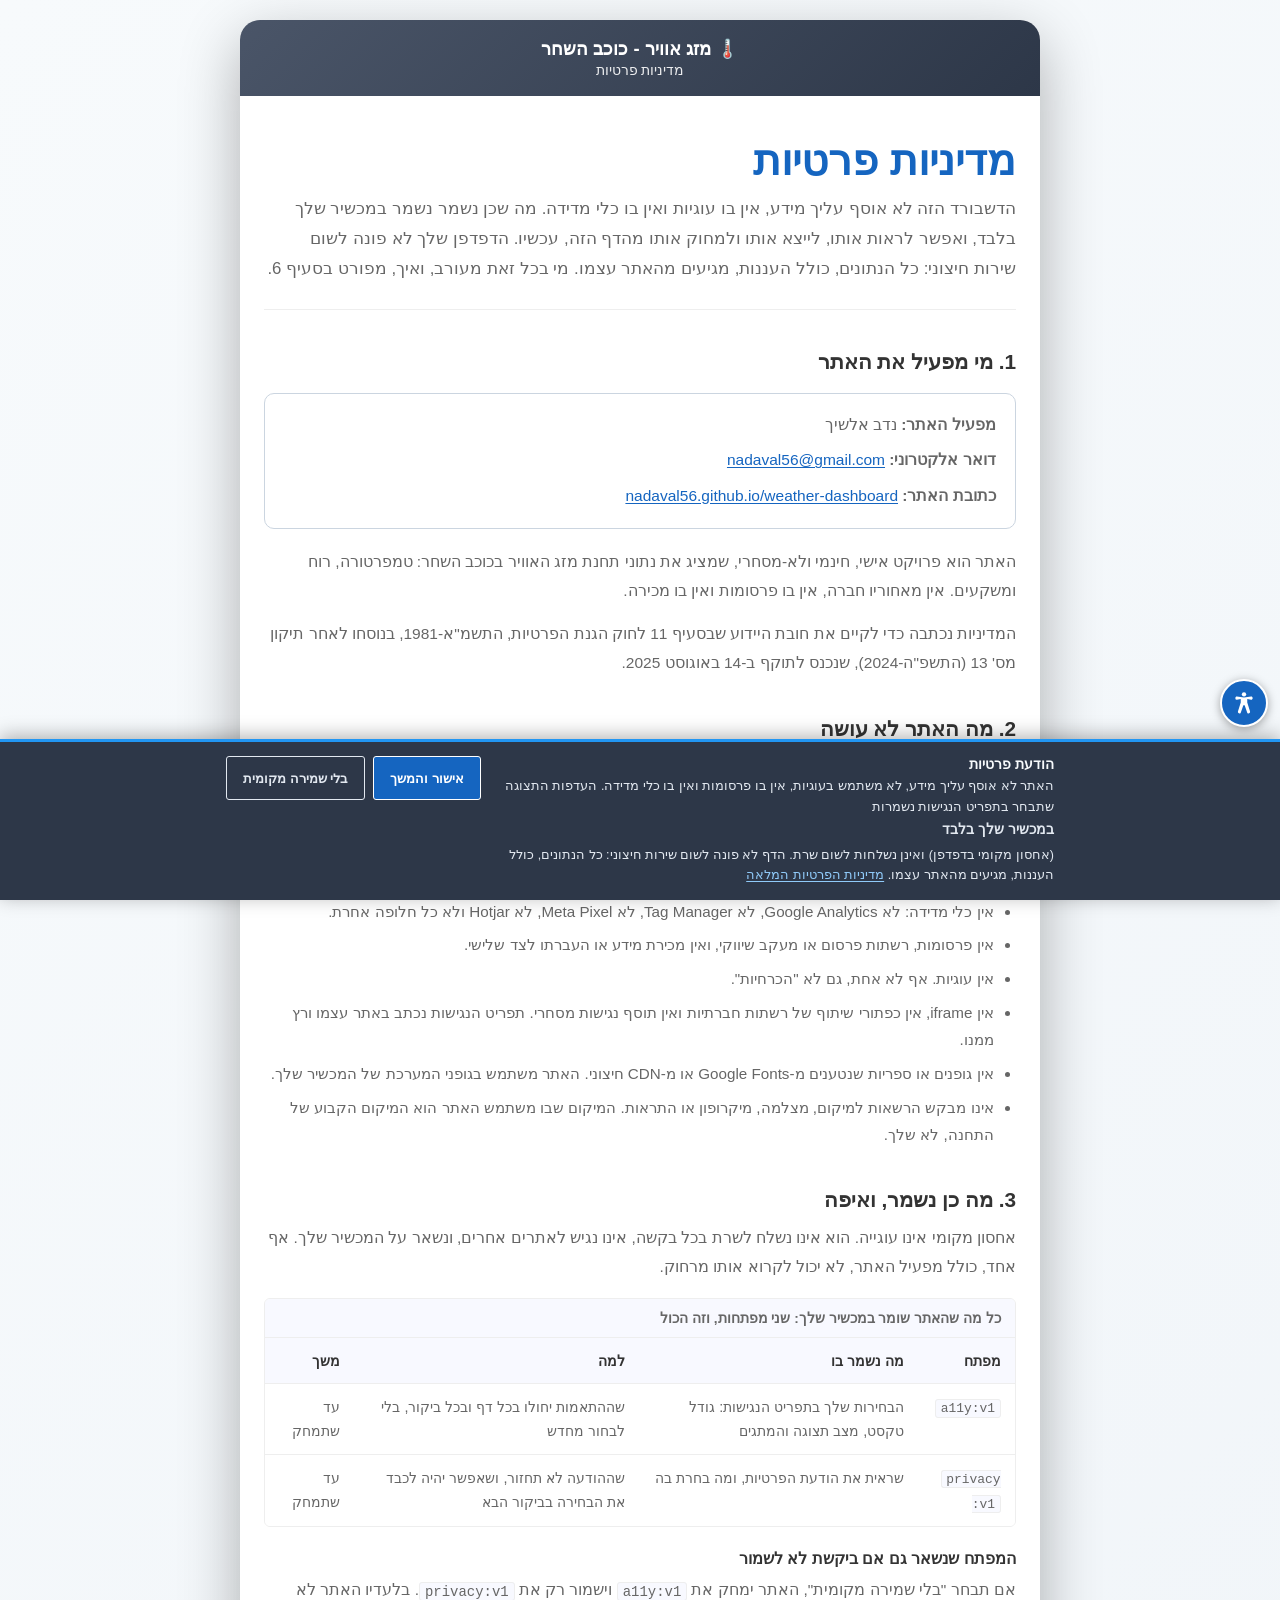
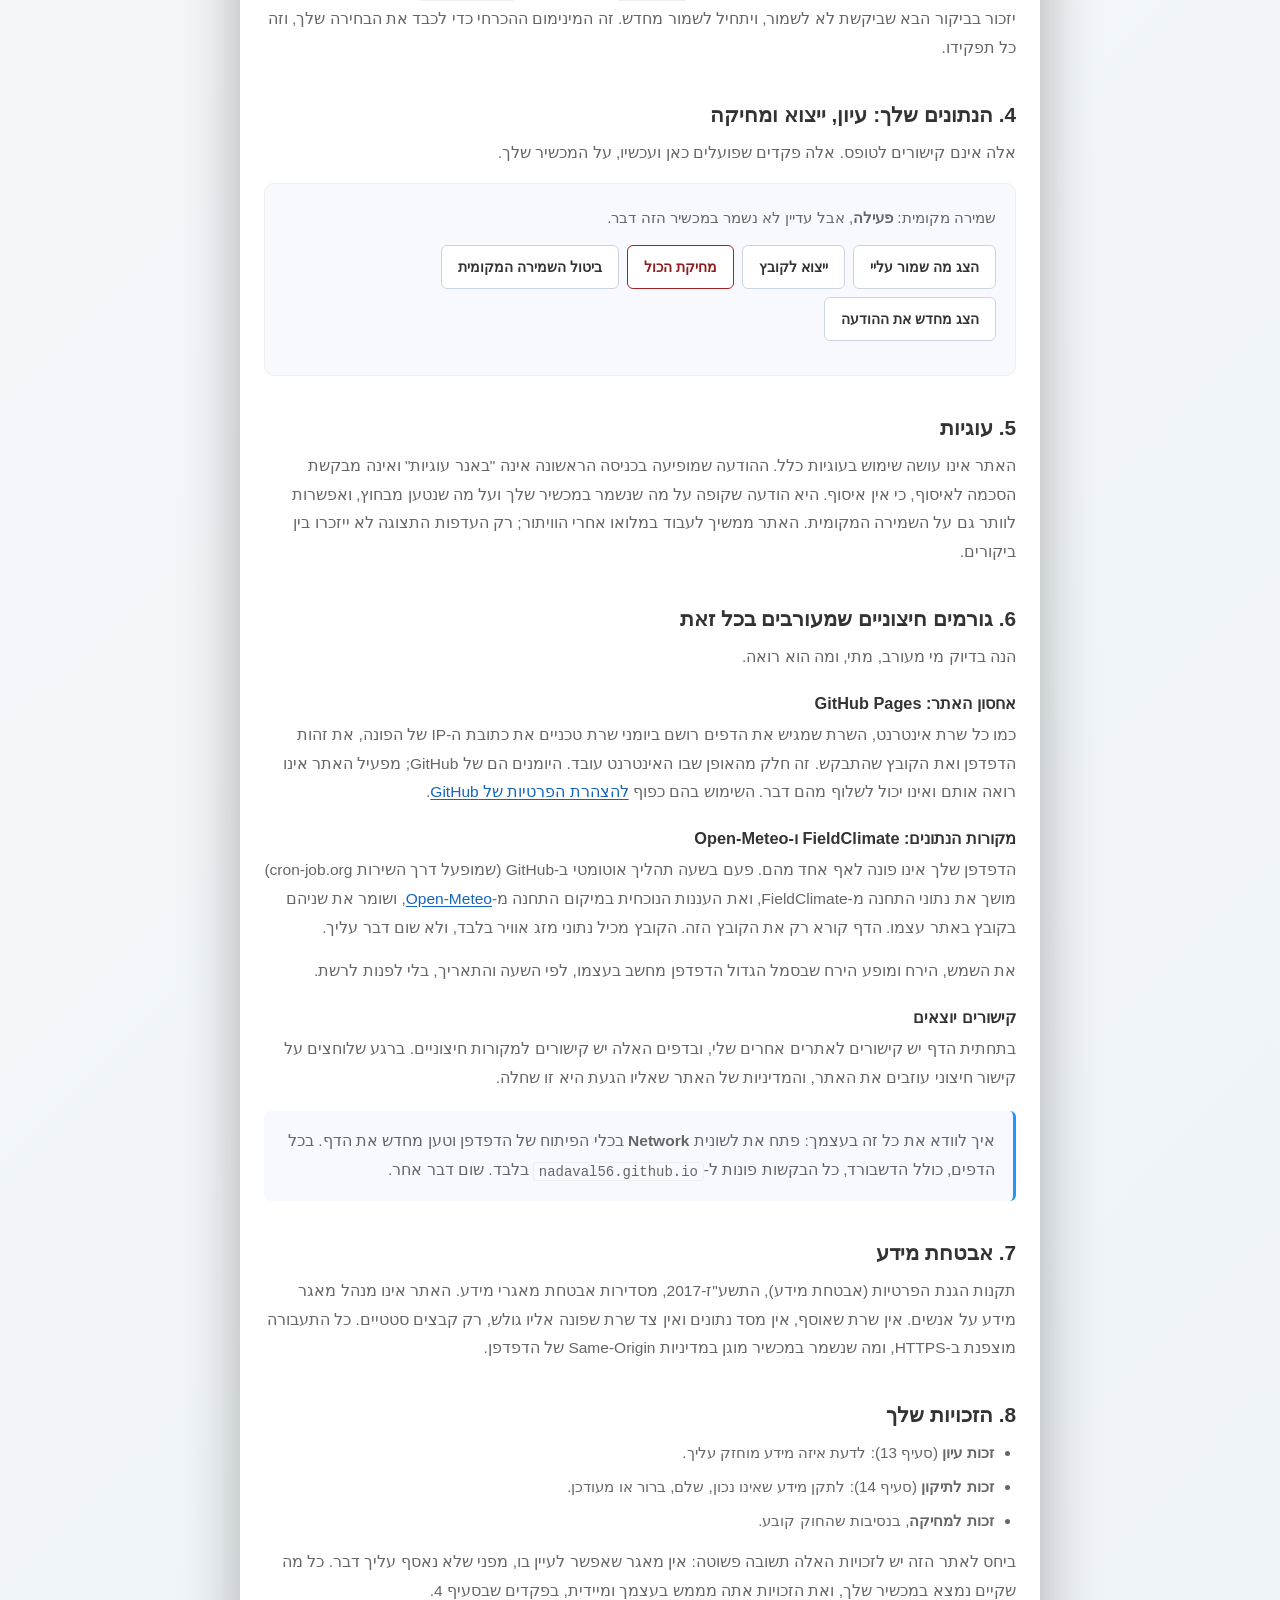
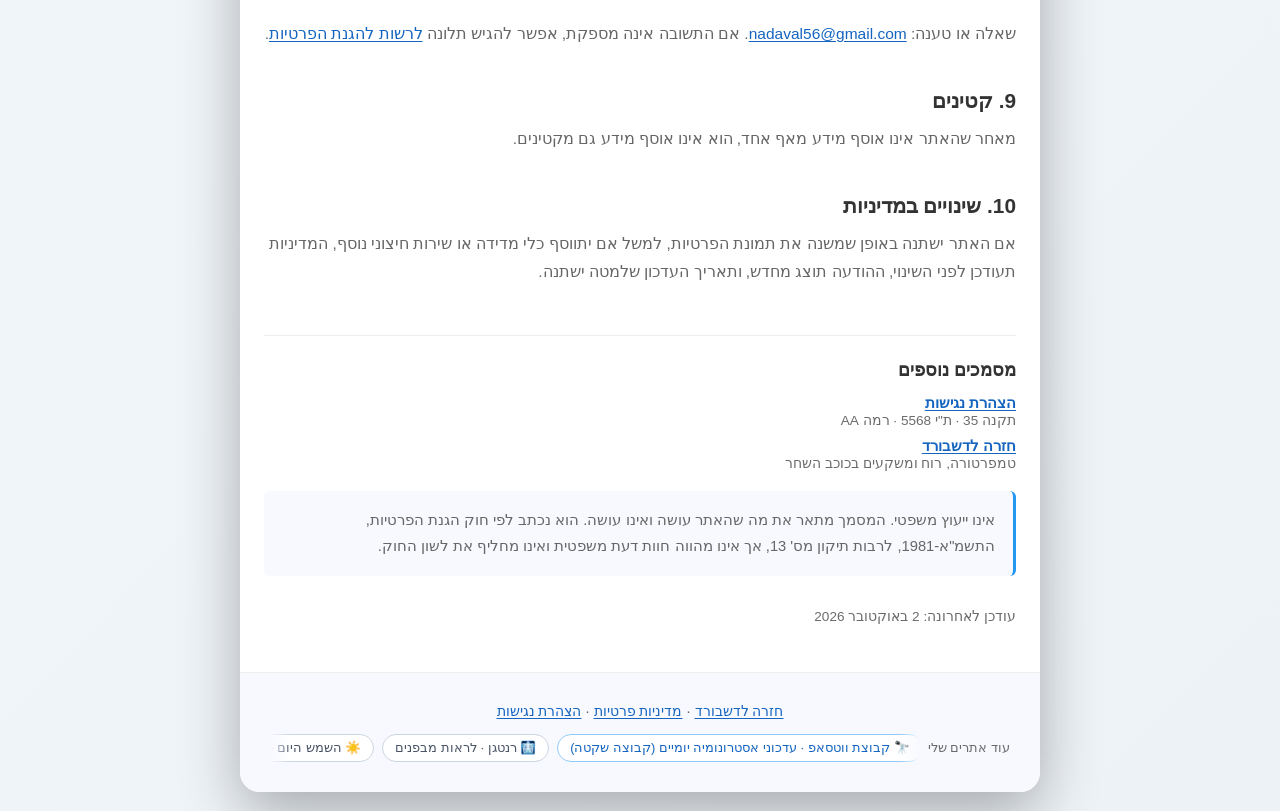
<file: privacy/index.html>
<!DOCTYPE html>
<html lang="he" dir="rtl">
<head>
    <meta charset="UTF-8">
    <meta name="viewport" content="width=device-width, initial-scale=1.0">
    <title>מדיניות פרטיות — מזג אוויר, כוכב השחר</title>
    <meta name="description" content="מדיניות הפרטיות של דשבורד מזג האוויר בכוכב השחר: מה נשמר במכשיר שלך, מי עוד מעורב, ואיך למחוק הכול.">
    <link rel="canonical" href="https://nadaval56.github.io/weather-dashboard/privacy/">
    <meta property="og:type" content="website">
    <meta property="og:site_name" content="מזג אוויר - כוכב השחר">
    <meta property="og:locale" content="he_IL">
    <meta property="og:title" content="מדיניות פרטיות — מזג אוויר, כוכב השחר">
    <meta property="og:description" content="מדיניות הפרטיות של דשבורד מזג האוויר בכוכב השחר: מה נשמר במכשיר שלך, מי עוד מעורב, ואיך למחוק הכול.">
    <meta property="og:url" content="https://nadaval56.github.io/weather-dashboard/privacy/">
    <meta property="og:image" content="https://nadaval56.github.io/weather-dashboard/assets/og-image.jpg">
    <meta property="og:image:type" content="image/jpeg">
    <meta property="og:image:width" content="1200">
    <meta property="og:image:height" content="630">
    <meta property="og:image:alt" content="מזג אוויר, כוכב השחר: טמפרטורה, רוח ומשקעים">
    <meta name="twitter:card" content="summary_large_image">
    <meta name="theme-color" content="#2D3748">
    <link rel="icon" href="data:image/svg+xml,<svg xmlns=%22http://www.w3.org/2000/svg%22 viewBox=%220 0 100 100%22><text y=%22.9em%22 font-size=%2290%22>🌤️</text></svg>">
    <link rel="stylesheet" href="../assets/theme.css">
    <link rel="stylesheet" href="../assets/legal.css">
    <link rel="stylesheet" href="../assets/a11y.css">
    <script>
      /* העדפות הנגישות מוחלות לפני הציור הראשון, כדי שמי שבחר ניגודיות גבוהה
         לא יראה את הדף נטען בצבעים הרגילים ואז מתחלף. מי שביקש "בלי שמירה
         מקומית" לא מקבל קריאה של שום דבר. */
      try {
        var _p = localStorage.getItem('privacy:v1');
        if (!_p || JSON.parse(_p).local !== false) {
          var _r = document.documentElement, _a = localStorage.getItem('a11y:v1');
          if (_a) {
            _a = JSON.parse(_a);
            if (_a.fs) _r.setAttribute('data-fs', _a.fs);
            if (_a.mode) _r.classList.add('a11y-' + _a.mode);
            ['links', 'readable', 'spacing', 'still', 'cursor', 'focus']
              .forEach(function (k) { if (_a[k]) _r.classList.add('a11y-' + k); });
          }
        }
      } catch (e) { /* מצב פרטי, או אחסון חסום — הדף פשוט נטען כרגיל */ }
    </script>
</head>
<body>
    <a class="skip-link" href="#legal-main">דלג לתוכן</a>
    <div class="container">
        <header class="header header--slim">
            <a class="site-name" href="../">🌡️ מזג אוויר - כוכב השחר</a>
            <div class="crumb">מדיניות פרטיות</div>
        </header>

        <main class="legal-article" id="legal-main" tabindex="-1">
            <h1>מדיניות פרטיות</h1>
            <p class="lede">
                הדשבורד הזה לא אוסף עליך מידע, אין בו עוגיות ואין בו כלי מדידה. מה שכן נשמר
                נשמר במכשיר שלך בלבד, ואפשר לראות אותו, לייצא אותו ולמחוק אותו מהדף הזה,
                עכשיו. הדפדפן שלך לא פונה לשום שירות חיצוני: כל הנתונים, כולל העננות,
                מגיעים מהאתר עצמו. מי בכל זאת מעורב, ואיך, מפורט בסעיף 6.
            </p>

            <section class="legal-sec" aria-labelledby="s1">
                <h2 id="s1">1. מי מפעיל את האתר</h2>
                <div class="contact">
                    <p><b>מפעיל האתר:</b> נדב אלשיך</p>
                    <p><b>דואר אלקטרוני:</b> <a href="mailto:nadaval56@gmail.com?subject=%D7%A4%D7%A8%D7%98%D7%99%D7%95%D7%AA%20%E2%80%94%20%D7%93%D7%A9%D7%91%D7%95%D7%A8%D7%93%20%D7%9E%D7%96%D7%92%20%D7%94%D7%90%D7%95%D7%95%D7%99%D7%A8%2C%20%D7%9B%D7%95%D7%9B%D7%91%20%D7%94%D7%A9%D7%97%D7%A8">nadaval56@gmail.com</a></p>
                    <p><b>כתובת האתר:</b> <a href="https://nadaval56.github.io/weather-dashboard/">nadaval56.github.io/weather-dashboard</a></p>
                </div>
                <p>
                    האתר הוא פרויקט אישי, חינמי ולא-מסחרי, שמציג את נתוני תחנת מזג האוויר
                    בכוכב השחר: טמפרטורה, רוח ומשקעים. אין מאחוריו חברה, אין בו פרסומות ואין בו מכירה.
                </p>
                <p>
                    המדיניות נכתבה כדי לקיים את חובת היידוע שבסעיף 11 לחוק הגנת הפרטיות,
                    התשמ"א-1981, בנוסחו לאחר תיקון מס' 13 (התשפ"ה-2024), שנכנס לתוקף
                    ב-14 באוגוסט 2025.
                </p>
            </section>

            <section class="legal-sec" aria-labelledby="s2">
                <h2 id="s2">2. מה האתר לא עושה</h2>
                <p>זו רשימה שלמה ולא חלקית, וכל פריט בה נבדק בקוד של האתר.</p>
                <ul>
                    <li>אינו מבקש ואינו קולט שם, כתובת, טלפון, דואר אלקטרוני או כל פרט מזהה.</li>
                    <li>אין הרשמה, התחברות או חשבון משתמש.</li>
                    <li>אין טופס יצירת קשר, ניוזלטר או רשימת תפוצה.</li>
                    <li>אין כלי מדידה: לא Google Analytics, לא Tag Manager, לא Meta Pixel,
                        לא Hotjar ולא כל חלופה אחרת.</li>
                    <li>אין פרסומות, רשתות פרסום או מעקב שיווקי, ואין מכירת מידע או העברתו
                        לצד שלישי.</li>
                    <li>אין עוגיות. אף לא אחת, גם לא "הכרחיות".</li>
                    <li>אין iframe, אין כפתורי שיתוף של רשתות חברתיות ואין תוסף נגישות
                        מסחרי. תפריט הנגישות נכתב באתר עצמו ורץ ממנו.</li>
                    <li>אין גופנים או ספריות שנטענים מ-Google Fonts או מ-CDN חיצוני. האתר
                        משתמש בגופני המערכת של המכשיר שלך.</li>
                    <li>אינו מבקש הרשאות למיקום, מצלמה, מיקרופון או התראות. המיקום שבו
                        משתמש האתר הוא המיקום הקבוע של התחנה, לא שלך.</li>
                </ul>
            </section>

            <section class="legal-sec" aria-labelledby="s3">
                <h2 id="s3">3. מה כן נשמר, ואיפה</h2>
                <p>
                    אחסון מקומי אינו עוגייה. הוא אינו נשלח לשרת בכל בקשה, אינו נגיש
                    לאתרים אחרים, ונשאר על המכשיר שלך. אף אחד, כולל מפעיל האתר, לא יכול
                    לקרוא אותו מרחוק.
                </p>
                <div class="tbl-scroll" role="region" aria-label="טבלת הנתונים השמורים" tabindex="0">
                    <table class="legal-tbl">
                        <caption>כל מה שהאתר שומר במכשיר שלך: שני מפתחות, וזה הכול</caption>
                        <thead><tr><th scope="col">מפתח</th><th scope="col">מה נשמר בו</th><th scope="col">למה</th><th scope="col">משך</th></tr></thead>
                        <tbody>
                            <tr><td><span class="mono">a11y:v1</span></td>
                                <td>הבחירות שלך בתפריט הנגישות: גודל טקסט, מצב תצוגה והמתגים</td>
                                <td>שההתאמות יחולו בכל דף ובכל ביקור, בלי לבחור מחדש</td>
                                <td>עד שתמחק</td></tr>
                            <tr><td><span class="mono">privacy:v1</span></td>
                                <td>שראית את הודעת הפרטיות, ומה בחרת בה</td>
                                <td>שההודעה לא תחזור, ושאפשר יהיה לכבד את הבחירה בביקור הבא</td>
                                <td>עד שתמחק</td></tr>
                        </tbody>
                    </table>
                </div>
                <h3>המפתח שנשאר גם אם ביקשת לא לשמור</h3>
                <p>
                    אם תבחר "בלי שמירה מקומית", האתר ימחק את <span class="mono">a11y:v1</span> וישמור
                    רק את <span class="mono">privacy:v1</span>. בלעדיו האתר לא יזכור בביקור הבא
                    שביקשת לא לשמור, ויתחיל לשמור מחדש. זה המינימום ההכרחי כדי לכבד את
                    הבחירה שלך, וזה כל תפקידו.
                </p>
            </section>

            <section class="legal-sec" aria-labelledby="s4">
                <h2 id="s4">4. הנתונים שלך: עיון, ייצוא ומחיקה</h2>
                <p>אלה אינם קישורים לטופס. אלה פקדים שפועלים כאן ועכשיו, על המכשיר שלך.</p>
                <div class="datactl">
                    <p class="st" id="dv-state">בודק…</p>
                    <div class="btn-row">
                        <button type="button" id="dv-show">הצג מה שמור עליי</button>
                        <button type="button" id="dv-export">ייצוא לקובץ</button>
                        <button type="button" id="dv-wipe">מחיקת הכול</button>
                        <button type="button" id="dv-toggle">טוען…</button>
                        <button type="button" id="dv-again">הצג מחדש את ההודעה</button>
                    </div>
                    <div id="dv-out" role="status" aria-live="polite"></div>
                </div>
                <noscript><p class="legal-note">הפקדים דורשים JavaScript. אפשר גם ידנית: הגדרות הדפדפן ←
                    נתוני אתרים ← מחיקה עבור nadaval56.github.io.</p></noscript>
            </section>

            <section class="legal-sec" aria-labelledby="s5">
                <h2 id="s5">5. עוגיות</h2>
                <p>
                    האתר אינו עושה שימוש בעוגיות כלל. ההודעה שמופיעה בכניסה הראשונה
                    אינה "באנר עוגיות" ואינה מבקשת הסכמה לאיסוף, כי אין איסוף. היא הודעה
                    שקופה על מה שנשמר במכשיר שלך ועל מה שנטען מבחוץ, ואפשרות לוותר גם על
                    השמירה המקומית. האתר ממשיך לעבוד במלואו אחרי הוויתור; רק העדפות
                    התצוגה לא ייזכרו בין ביקורים.
                </p>
            </section>

            <section class="legal-sec" aria-labelledby="s6">
                <h2 id="s6">6. גורמים חיצוניים שמעורבים בכל זאת</h2>
                <p>הנה בדיוק מי מעורב, מתי, ומה הוא רואה.</p>

                <h3>אחסון האתר: GitHub Pages</h3>
                <p>
                    כמו כל שרת אינטרנט, השרת שמגיש את הדפים רושם ביומני שרת טכניים את
                    כתובת ה-IP של הפונה, את זהות הדפדפן ואת הקובץ שהתבקש. זה חלק
                    מהאופן שבו האינטרנט עובד. היומנים הם של GitHub; מפעיל האתר אינו רואה
                    אותם ואינו יכול לשלוף מהם דבר. השימוש בהם כפוף
                    <a href="https://docs.github.com/en/site-policy/privacy-policies/github-general-privacy-statement">להצהרת הפרטיות של GitHub</a>.
                </p>

                <h3>מקורות הנתונים: FieldClimate ו-Open-Meteo</h3>
                <p>
                    הדפדפן שלך אינו פונה לאף אחד מהם. פעם בשעה תהליך אוטומטי ב-GitHub
                    (שמופעל דרך השירות cron-job.org) מושך את נתוני התחנה מ-FieldClimate,
                    ואת העננות הנוכחית במיקום התחנה מ-<a href="https://open-meteo.com/">Open-Meteo</a>,
                    ושומר את שניהם בקובץ באתר עצמו. הדף קורא רק את הקובץ הזה. הקובץ
                    מכיל נתוני מזג אוויר בלבד, ולא שום דבר עליך.
                </p>
                <p>
                    את השמש, הירח ומופע הירח שבסמל הגדול הדפדפן מחשב בעצמו, לפי השעה
                    והתאריך, בלי לפנות לרשת.
                </p>

                <h3>קישורים יוצאים</h3>
                <p>
                    בתחתית הדף יש קישורים לאתרים אחרים שלי, ובדפים האלה יש קישורים למקורות
                    חיצוניים. ברגע שלוחצים על קישור חיצוני עוזבים את האתר, והמדיניות של
                    האתר שאליו הגעת היא זו שחלה.
                </p>
                <p class="legal-note">
                    איך לוודא את כל זה בעצמך: פתח את לשונית
                    <b>Network</b> בכלי הפיתוח של הדפדפן וטען מחדש את
                    הדף. בכל הדפים, כולל הדשבורד, כל הבקשות פונות ל-<span class="mono">nadaval56.github.io</span>
                    בלבד. שום דבר אחר.
                </p>
            </section>

            <section class="legal-sec" aria-labelledby="s7">
                <h2 id="s7">7. אבטחת מידע</h2>
                <p>
                    תקנות הגנת הפרטיות (אבטחת מידע), התשע"ז-2017, מסדירות אבטחת מאגרי
                    מידע. האתר אינו מנהל מאגר מידע על אנשים. אין שרת שאוסף, אין מסד נתונים
                    ואין צד שרת שפונה אליו גולש, רק קבצים סטטיים. כל התעבורה מוצפנת
                    ב-HTTPS, ומה שנשמר במכשיר מוגן במדיניות Same-Origin של הדפדפן.
                </p>
            </section>

            <section class="legal-sec" aria-labelledby="s8">
                <h2 id="s8">8. הזכויות שלך</h2>
                <ul>
                    <li><b>זכות עיון</b> (סעיף 13): לדעת איזה מידע מוחזק עליך.</li>
                    <li><b>זכות לתיקון</b> (סעיף 14): לתקן מידע שאינו נכון, שלם, ברור או מעודכן.</li>
                    <li><b>זכות למחיקה</b>, בנסיבות שהחוק קובע.</li>
                </ul>
                <p>
                    ביחס לאתר הזה יש לזכויות האלה תשובה פשוטה: אין מאגר שאפשר לעיין בו,
                    מפני שלא נאסף עליך דבר. כל מה שקיים נמצא במכשיר שלך, ואת הזכויות
                    אתה מממש בעצמך ומיידית, בפקדים שבסעיף 4.
                </p>
                <p>
                    שאלה או טענה: <a href="mailto:nadaval56@gmail.com?subject=%D7%A4%D7%A8%D7%98%D7%99%D7%95%D7%AA%20%E2%80%94%20%D7%93%D7%A9%D7%91%D7%95%D7%A8%D7%93%20%D7%9E%D7%96%D7%92%20%D7%94%D7%90%D7%95%D7%95%D7%99%D7%A8%2C%20%D7%9B%D7%95%D7%9B%D7%91%20%D7%94%D7%A9%D7%97%D7%A8">nadaval56@gmail.com</a>.
                    אם התשובה אינה מספקת, אפשר להגיש תלונה
                    <a href="https://www.gov.il/he/departments/the_privacy_protection_authority">לרשות להגנת הפרטיות</a>.
                </p>
            </section>

            <section class="legal-sec" aria-labelledby="s9">
                <h2 id="s9">9. קטינים</h2>
                <p>מאחר שהאתר אינו אוסף מידע מאף אחד, הוא אינו אוסף מידע גם מקטינים.</p>
            </section>

            <section class="legal-sec" aria-labelledby="s10">
                <h2 id="s10">10. שינויים במדיניות</h2>
                <p>
                    אם האתר ישתנה באופן שמשנה את תמונת הפרטיות, למשל אם יתווסף כלי מדידה
                    או שירות חיצוני נוסף, המדיניות תעודכן לפני השינוי, ההודעה תוצג
                    מחדש, ותאריך העדכון שלמטה ישתנה.
                </p>
            </section>

            <nav class="siblings" aria-labelledby="sib">
                <h2 id="sib">מסמכים נוספים</h2>
                <ul>
                    <li><a href="../accessibility/">הצהרת נגישות</a><span>תקנה 35 · ת"י 5568 · רמה AA</span></li>
                    <li><a href="../">חזרה לדשבורד</a><span>טמפרטורה, רוח ומשקעים בכוכב השחר</span></li>
                </ul>
            </nav>

            <p class="legal-note">
                אינו ייעוץ משפטי. המסמך מתאר את מה שהאתר עושה ואינו עושה. הוא נכתב
                לפי חוק הגנת הפרטיות, התשמ"א-1981, לרבות תיקון מס' 13, אך אינו מהווה
                חוות דעת משפטית ואינו מחליף את לשון החוק.
            </p>
            <p class="updated">עודכן לאחרונה: 2 באוקטובר 2026</p>
        </main>

        <footer class="footer">
            <p class="footer-links"><a href="../">חזרה לדשבורד</a> · <a href="../privacy/">מדיניות פרטיות</a> · <a href="../accessibility/">הצהרת נגישות</a></p>
            <nav class="sister" aria-label="האתרים הנוספים שלי">
                <span class="sister-lbl">עוד אתרים שלי</span>
                <div class="sister-view">
                    <div class="sister-track">
                    <div class="sister-set">
                        <a href="https://chat.whatsapp.com/JPkp1hyk4J938apVTFu6J1" rel="noopener" class="sister-invite"><span aria-hidden="true">🔭</span> קבוצת ווטסאפ · עדכוני אסטרונומיה יומיים (קבוצה שקטה)</a>
                        <a href="https://roentgen.co.il/" rel="noopener"><span aria-hidden="true">🩻</span> רנטגן · לראות מבפנים</a>
                        <a href="https://sunspots.co.il/" rel="noopener"><span aria-hidden="true">☀️</span> השמש היום · כתמי שמש בזמן אמת</a>
                        <a href="https://making-il.co.il/" rel="noopener"><span aria-hidden="true">🛠️</span> מייקינג · יצירה טכנולוגית</a>
                        <a href="https://banknote.co.il/" rel="noopener"><span aria-hidden="true">💶</span> Banknote · שטרות ומטבעות</a>
                        <a href="https://geniza.co.il/" rel="noopener"><span aria-hidden="true">📜</span> הגניזה הקהירית · מסמכים מגניזת קהיר</a>
                        <a href="https://dronexam.co.il/" rel="noopener"><span aria-hidden="true">🛩️</span> לעוף לשמיים · מבחן רת"א לרחפנים</a>
                        <a href="https://holisticcenter.co.il/" rel="noopener"><span aria-hidden="true">🌱</span> מעט צרי · רפואה משלימה</a>
                        <a href="https://pursue.co.il/" rel="noopener"><span aria-hidden="true">🛸</span> PURSUE · ארכיון עב"מים</a>
                        <a href="https://quake.co.il/" rel="noopener"><span aria-hidden="true">🌍</span> רעידת אדמה · רעידות היסטוריות</a>
                        <a href="https://heb-cal.co.il/" rel="noopener"><span aria-hidden="true">📅</span> לוח עברי</a>
                        <a href="https://cranialnerves.co.il/" rel="noopener"><span aria-hidden="true">🧠</span> עצבי הגולגולת · 12 זוגות העצבים</a>
                        <a href="https://kal-vachomer.co.il/" rel="noopener"><span aria-hidden="true">📖</span> סגולת הבן איש חי לרפואה</a>
                    </div>
                    <div class="sister-set sister-clone" aria-hidden="true">
                        <a href="https://chat.whatsapp.com/JPkp1hyk4J938apVTFu6J1" rel="noopener" class="sister-invite" tabindex="-1"><span aria-hidden="true">🔭</span> קבוצת ווטסאפ · עדכוני אסטרונומיה יומיים (קבוצה שקטה)</a>
                        <a href="https://roentgen.co.il/" rel="noopener" tabindex="-1"><span aria-hidden="true">🩻</span> רנטגן · לראות מבפנים</a>
                        <a href="https://sunspots.co.il/" rel="noopener" tabindex="-1"><span aria-hidden="true">☀️</span> השמש היום · כתמי שמש בזמן אמת</a>
                        <a href="https://making-il.co.il/" rel="noopener" tabindex="-1"><span aria-hidden="true">🛠️</span> מייקינג · יצירה טכנולוגית</a>
                        <a href="https://banknote.co.il/" rel="noopener" tabindex="-1"><span aria-hidden="true">💶</span> Banknote · שטרות ומטבעות</a>
                        <a href="https://geniza.co.il/" rel="noopener" tabindex="-1"><span aria-hidden="true">📜</span> הגניזה הקהירית · מסמכים מגניזת קהיר</a>
                        <a href="https://dronexam.co.il/" rel="noopener" tabindex="-1"><span aria-hidden="true">🛩️</span> לעוף לשמיים · מבחן רת"א לרחפנים</a>
                        <a href="https://holisticcenter.co.il/" rel="noopener" tabindex="-1"><span aria-hidden="true">🌱</span> מעט צרי · רפואה משלימה</a>
                        <a href="https://pursue.co.il/" rel="noopener" tabindex="-1"><span aria-hidden="true">🛸</span> PURSUE · ארכיון עב"מים</a>
                        <a href="https://quake.co.il/" rel="noopener" tabindex="-1"><span aria-hidden="true">🌍</span> רעידת אדמה · רעידות היסטוריות</a>
                        <a href="https://heb-cal.co.il/" rel="noopener" tabindex="-1"><span aria-hidden="true">📅</span> לוח עברי</a>
                        <a href="https://cranialnerves.co.il/" rel="noopener" tabindex="-1"><span aria-hidden="true">🧠</span> עצבי הגולגולת · 12 זוגות העצבים</a>
                        <a href="https://kal-vachomer.co.il/" rel="noopener" tabindex="-1"><span aria-hidden="true">📖</span> סגולת הבן איש חי לרפואה</a>
                    </div>
                    </div>
                </div>
            </nav>
        </footer>
    </div>

    <script src="../assets/sister.js" defer></script>
    <script>
      window.PRIVACY_CONFIG = { appPrefixes: ['a11y:'], privacyUrl: '../privacy/' };
      window.A11Y_CONFIG = { privacyUrl: '../privacy/', accessibilityUrl: '../accessibility/' };
    </script>
    <script src="../assets/privacy.js"></script>
    <script src="../assets/a11y.js"></script>
  <script>
  /* פקדי הנתונים. הכול קורה בדפדפן — אין כאן שום קריאת רשת. */
  (function () {
    var out = document.getElementById('dv-out'),
        st  = document.getElementById('dv-state'),
        tg  = document.getElementById('dv-toggle');

    function items(n) { return n === 0 ? 'שום פריט' : n === 1 ? 'פריט אחד' : n + ' פריטים'; }
    function esc(s) {
      return String(s).replace(/[&<>]/g, function (c) {
        return { '&': '&amp;', '<': '&lt;', '>': '&gt;' }[c];
      });
    }

    function refresh() {
      var rows = PRIVACY.inventory(), allowed = PRIVACY.storageAllowed();
      var bytes = rows.reduce(function (a, r) { return a + r.size; }, 0);
      st.innerHTML = allowed
        ? (rows.length
            ? 'שמירה מקומית: <b>פעילה</b>. במכשיר הזה שמור כרגע <b>' + items(rows.length) +
              '</b>, בגודל כולל של <b>' + bytes + '</b> תווים.'
            : 'שמירה מקומית: <b>פעילה</b>, אבל עדיין לא נשמר במכשיר הזה דבר.')
        : 'שמירה מקומית: <b>מבוטלת</b> לפי בקשתך. נשמרת רק רשומת הבחירה עצמה.';
      tg.textContent = allowed ? 'ביטול השמירה המקומית' : 'הפעלת השמירה המקומית';
    }

    document.getElementById('dv-show').addEventListener('click', function () {
      var rows = PRIVACY.inventory();
      if (!rows.length) { out.innerHTML = '<p class="dv-msg">לא שמור עליך דבר במכשיר הזה.</p>'; return; }
      out.innerHTML = '<p class="dv-msg">זה כל מה ששמור — ' + items(rows.length) + ':</p><pre tabindex="0">' +
        esc(rows.map(function (r) { return r.key + '\n' + r.value; }).join('\n\n')) + '</pre>';
    });

    document.getElementById('dv-export').addEventListener('click', function () {
      var obj = {};
      PRIVACY.inventory().forEach(function (r) { obj[r.key] = r.value; });
      var b = new Blob([JSON.stringify(obj, null, 2)], { type: 'application/json' });
      var u = URL.createObjectURL(b), a = document.createElement('a');
      a.href = u; a.download = 'weather-dashboard-local-data.json'; a.click();
      URL.revokeObjectURL(u);
      out.innerHTML = '<p class="dv-msg">הקובץ ירד למכשיר.</p>';
    });

    document.getElementById('dv-wipe').addEventListener('click', function () {
      if (!confirm('למחוק את כל מה שהאתר שמר במכשיר הזה? הפעולה אינה הפיכה.')) return;
      var n = PRIVACY.purge();
      PRIVACY.remove(PRIVACY.KEY);
      out.innerHTML = '<p class="dv-msg">נמחק ' + items(n + 1) + '. לא נשאר דבר.</p>';
      refresh();
    });

    tg.addEventListener('click', function () {
      var allowed = PRIVACY.storageAllowed();
      if (allowed && !confirm('ביטול השמירה המקומית ימחק עכשיו את מה שנשמר. להמשיך?')) return;
      PRIVACY.decide(!allowed);
      out.innerHTML = '<p class="dv-msg">' +
        (allowed ? 'השמירה בוטלה, והנתונים נמחקו.' : 'השמירה הופעלה מחדש.') + '</p>';
      refresh();
    });

    document.getElementById('dv-again').addEventListener('click', function () {
      PRIVACY.reopen();
      location.reload();
    });

    /* ההחלטה בהודעה עשויה להתקבל אחרי הטעינה — אז המספרים כאן כבר לא נכונים. */
    document.addEventListener('privacy:change', refresh);
    refresh();
  })();
  </script>
</body>
</html>
</file>
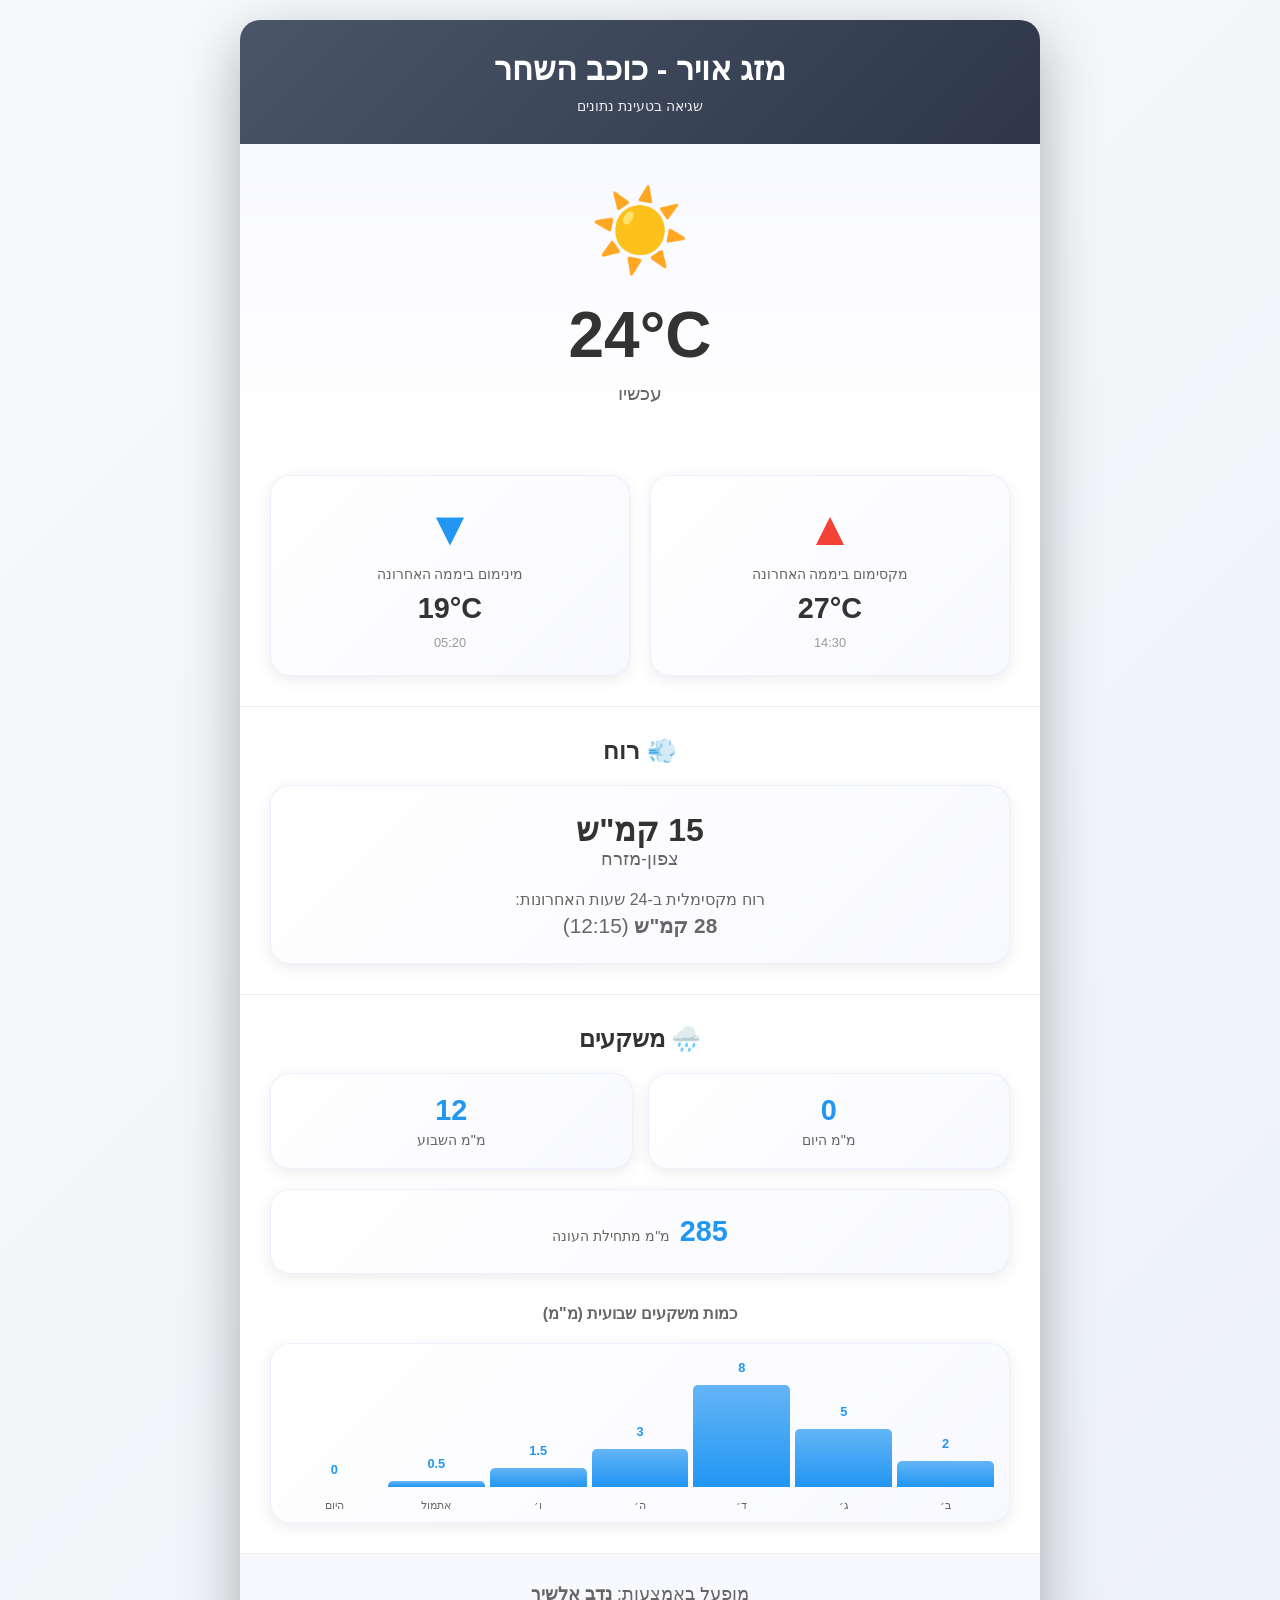
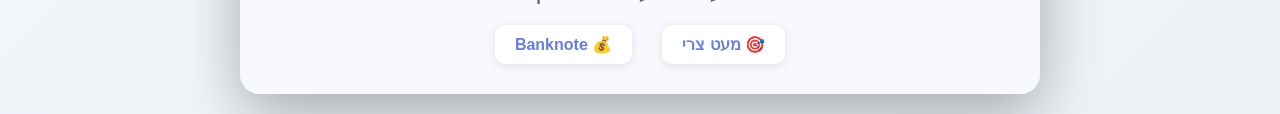
<file: weather-demo.html>
<!DOCTYPE html>
<html lang="he" dir="rtl">
<head>
    <meta charset="UTF-8">
    <meta name="viewport" content="width=device-width, initial-scale=1.0">
    <title>מזג אויר - כוכב השחר</title>
    <style>
        * {
            margin: 0;
            padding: 0;
            box-sizing: border-box;
        }

        body {
            font-family: -apple-system, BlinkMacSystemFont, 'Segoe UI', Roboto, 'Helvetica Neue', Arial, sans-serif;
            background: linear-gradient(135deg, #F7FAFC 0%, #EDF2F7 100%);
            min-height: 100vh;
            padding: 20px;
            direction: rtl;
        }

        .container {
            max-width: 800px;
            margin: 0 auto;
            background: white;
            border-radius: 20px;
            box-shadow: 0 20px 60px rgba(0,0,0,0.3);
            overflow: hidden;
        }

        .header {
            background: linear-gradient(135deg, #4A5568 0%, #2D3748 100%);
            color: white;
            padding: 30px;
            text-align: center;
        }

        .header h1 {
            font-size: 2em;
            margin-bottom: 10px;
        }

        .last-update {
            opacity: 0.9;
            font-size: 0.9em;
        }

        .current-weather {
            text-align: center;
            padding: 40px 20px;
            background: linear-gradient(to bottom, #f8f9ff 0%, #ffffff 100%);
        }

        .weather-icon {
            font-size: 80px;
            margin-bottom: 20px;
        }

        .current-temp {
            font-size: 4em;
            font-weight: bold;
            color: #333;
            margin-bottom: 10px;
        }

        .temp-label {
            color: #666;
            font-size: 1.2em;
        }

        .stats-grid {
            display: grid;
            grid-template-columns: repeat(auto-fit, minmax(200px, 1fr));
            gap: 20px;
            padding: 30px;
        }

        .stat-card {
            background: linear-gradient(135deg, #ffffff 0%, #f8f9ff 100%);
            padding: 25px 20px;
            border-radius: 20px;
            text-align: center;
            box-shadow: 0 4px 15px rgba(0, 0, 0, 0.08);
            border: 1px solid rgba(102, 126, 234, 0.1);
        }

        .stat-icon {
            font-size: 2.5em;
            margin-bottom: 10px;
        }

        .stat-value {
            font-size: 1.8em;
            font-weight: bold;
            color: #333;
            margin: 10px 0;
        }

        .stat-label {
            color: #666;
            font-size: 0.9em;
        }

        .stat-time {
            color: #999;
            font-size: 0.8em;
            margin-top: 5px;
        }

        .section {
            padding: 30px;
            border-top: 1px solid #eee;
        }

        .section-title {
            font-size: 1.5em;
            color: #333;
            margin-bottom: 20px;
            display: flex;
            align-items: center;
            justify-content: center;
            gap: 10px;
        }

        .wind-section {
            background: linear-gradient(135deg, #ffffff 0%, #f8f9ff 100%);
            padding: 25px;
            border-radius: 20px;
            box-shadow: 0 4px 15px rgba(0, 0, 0, 0.08);
            border: 1px solid rgba(102, 126, 234, 0.1);
        }

        .wind-current {
            display: flex;
            align-items: center;
            justify-content: center;
            gap: 20px;
            margin-bottom: 20px;
        }

        .wind-arrow {
            font-size: 3em;
            transform: rotate(45deg); /* NE direction */
        }

        .wind-info {
            text-align: right;
        }

        .wind-speed {
            font-size: 2em;
            font-weight: bold;
            color: #333;
        }

        .wind-direction {
            color: #666;
            font-size: 1.1em;
        }

        .rain-stats {
            display: grid;
            grid-template-columns: repeat(auto-fit, minmax(150px, 1fr));
            gap: 15px;
        }

        .rain-stat {
            background: linear-gradient(135deg, #ffffff 0%, #f8f9ff 100%);
            padding: 20px 15px;
            border-radius: 20px;
            text-align: center;
            box-shadow: 0 4px 15px rgba(0, 0, 0, 0.08);
            border: 1px solid rgba(102, 126, 234, 0.1);
        }

        .rain-value {
            font-size: 1.8em;
            font-weight: bold;
            color: #2196F3;
        }

        .rain-label {
            color: #666;
            font-size: 0.9em;
            margin-top: 5px;
        }

        .chart-container {
            margin-top: 20px;
            height: 180px;
            background: linear-gradient(135deg, #ffffff 0%, #f8f9ff 100%);
            border-radius: 20px;
            padding: 15px 15px 35px 15px;
            position: relative;
            box-shadow: 0 4px 15px rgba(0, 0, 0, 0.08);
            border: 1px solid rgba(102, 126, 234, 0.1);
        }

        .chart-bars {
            display: flex;
            align-items: flex-end;
            justify-content: space-around;
            height: 100%;
            gap: 5px;
        }

        .chart-bar {
            flex: 1;
            background: linear-gradient(to top, #2196F3, #64B5F6);
            border-radius: 5px 5px 0 0;
            position: relative;
            transition: transform 0.2s;
        }

        .chart-bar:hover {
            transform: scaleY(1.05);
        }

        .chart-bar-value {
            position: absolute;
            top: -25px;
            width: 100%;
            text-align: center;
            font-size: 0.8em;
            font-weight: bold;
            color: #2196F3;
        }

        .chart-bar-label {
            position: absolute;
            bottom: -25px;
            width: 100%;
            text-align: center;
            font-size: 0.7em;
            color: #666;
        }

        .footer {
            background: #f8f9ff;
            padding: 30px;
            text-align: center;
            border-top: 1px solid #eee;
        }

        .footer p {
            color: #666;
            margin-bottom: 15px;
        }

        .logos {
            display: flex;
            gap: 30px;
            justify-content: center;
            align-items: center;
            flex-wrap: wrap;
        }

        .logo-link {
            display: inline-block;
            padding: 10px 20px;
            background: white;
            border-radius: 10px;
            text-decoration: none;
            color: #667eea;
            font-weight: bold;
            transition: transform 0.2s, box-shadow 0.2s;
            box-shadow: 0 2px 10px rgba(0,0,0,0.1);
        }

        .logo-link:hover {
            transform: translateY(-3px);
            box-shadow: 0 5px 20px rgba(102, 126, 234, 0.3);
        }

        /* Mobile Responsive */
        @media (max-width: 768px) {
            body {
                padding: 10px;
            }

            .header h1 {
                font-size: 1.5em;
            }

            .current-temp {
                font-size: 3em;
            }

            .weather-icon {
                font-size: 60px;
            }

            .stats-grid {
                grid-template-columns: 1fr;
                padding: 20px;
            }

            .section {
                padding: 20px;
            }

            .wind-current {
                flex-direction: column;
            }

            .logos {
                flex-direction: column;
                gap: 15px;
            }
        }
    </style>
</head>
<body>
    <div class="container">
        <!-- Header -->
        <div class="header">
            <h1>🌡️ מזג אויר - כוכב השחר</h1>
            <div class="last-update">עודכן לאחרונה: 18:30</div>
        </div>

        <!-- Current Weather -->
        <div class="current-weather">
            <div class="weather-icon">☀️</div>
            <div class="current-temp">24°C</div>
            <div class="temp-label">עכשיו</div>
        </div>

        <!-- Temperature Stats -->
        <div class="stats-grid">
            <div class="stat-card">
                <div class="stat-icon" style="color: #f44336; font-size: 3em;">▲</div>
                <div class="stat-label">מקסימום ביממה האחרונה</div>
                <div class="stat-value">27°C</div>
                <div class="stat-time">14:30</div>
            </div>
            <div class="stat-card">
                <div class="stat-icon" style="color: #2196F3; font-size: 3em;">▼</div>
                <div class="stat-label">מינימום ביממה האחרונה</div>
                <div class="stat-value">19°C</div>
                <div class="stat-time">05:20</div>
            </div>
        </div>

        <!-- Wind Section -->
        <div class="section">
            <h2 class="section-title">💨 רוח</h2>
            <div class="wind-section">
                <div class="wind-current">
                    <div class="wind-info" style="text-align: center;">
                        <div class="wind-speed">15 קמ"ש</div>
                        <div class="wind-direction">צפון-מזרח</div>
                    </div>
                </div>
                <div style="text-align: center; color: #666; margin-top: 15px;">
                    <div style="margin-bottom: 5px;">רוח מקסימלית ב-24 שעות האחרונות:</div>
                    <div style="font-size: 1.3em;"><strong>28 קמ"ש</strong> (12:15)</div>
                </div>
            </div>
        </div>

        <!-- Rain Section -->
        <div class="section">
            <h2 class="section-title">🌧️ משקעים</h2>
            <div class="rain-stats">
                <div class="rain-stat">
                    <div class="rain-value">0</div>
                    <div class="rain-label">מ"מ היום</div>
                </div>
                <div class="rain-stat">
                    <div class="rain-value">12</div>
                    <div class="rain-label">מ"מ השבוע</div>
                </div>
            </div>
            
            <div style="text-align: center; margin-top: 20px; padding: 25px 20px; background: linear-gradient(135deg, #ffffff 0%, #f8f9ff 100%); border-radius: 20px; box-shadow: 0 4px 15px rgba(0, 0, 0, 0.08); border: 1px solid rgba(102, 126, 234, 0.1);">
                <div class="rain-value" style="display: inline;">285</div>
                <div class="rain-label" style="display: inline; margin-right: 5px;">מ"מ מתחילת העונה</div>
            </div>

            <!-- 7 Days Chart -->
            <div style="text-align: center; color: #666; margin-top: 30px; margin-bottom: 10px; font-weight: bold;">
                כמות משקעים שבועית (מ"מ)
            </div>
            <div class="chart-container">
                <div class="chart-bars">
                    <div class="chart-bar" style="height: 20%;">
                        <div class="chart-bar-value">2</div>
                        <div class="chart-bar-label">ב׳</div>
                    </div>
                    <div class="chart-bar" style="height: 45%;">
                        <div class="chart-bar-value">5</div>
                        <div class="chart-bar-label">ג׳</div>
                    </div>
                    <div class="chart-bar" style="height: 80%;">
                        <div class="chart-bar-value">8</div>
                        <div class="chart-bar-label">ד׳</div>
                    </div>
                    <div class="chart-bar" style="height: 30%;">
                        <div class="chart-bar-value">3</div>
                        <div class="chart-bar-label">ה׳</div>
                    </div>
                    <div class="chart-bar" style="height: 15%;">
                        <div class="chart-bar-value">1.5</div>
                        <div class="chart-bar-label">ו׳</div>
                    </div>
                    <div class="chart-bar" style="height: 5%;">
                        <div class="chart-bar-value">0.5</div>
                        <div class="chart-bar-label">אתמול</div>
                    </div>
                    <div class="chart-bar" style="height: 0%;">
                        <div class="chart-bar-value">0</div>
                        <div class="chart-bar-label">היום</div>
                    </div>
                </div>
            </div>
        </div>

        <!-- Footer -->
        <div class="footer">
            <p style="font-size: 1.1em; margin-bottom: 20px;">מופעל באמצעות: <strong>נדב אלשיך</strong></p>
            <div class="logos">
                <a href="https://מעטצרי.com" class="logo-link" target="_blank">
                    🎯 מעט צרי
                </a>
                <a href="https://banknote.co.il" class="logo-link" target="_blank">
                    💰 Banknote
                </a>
            </div>
        </div>
    </div>

    <script>
        // טעינת נתוני מזג אויר
        async function loadWeatherData() {
            try {
                const response = await fetch('weather-data.json');
                const data = await response.json();
                
                // עדכון כותרת
                document.querySelector('h1').textContent = 'מזג אויר - ' + data.station_name;
                
                // עדכון זמן עדכון
                const updateTime = new Date(data.last_update);
                document.querySelector('.last-update').textContent = 
                    'עודכן לאחרונה: ' + updateTime.toLocaleString('he-IL');
                
                // טמפרטורה נוכחית
                document.querySelector('.temperature').textContent = data.temperature.current + '°';
                
                // טמפרטורה מקסימלית
                document.querySelectorAll('.stat-value')[0].innerHTML = 
                    `<span style="color: #E53E3E;">▲</span> ${data.temperature.max}°C`;
                document.querySelectorAll('.stat-time')[0].textContent = data.temperature.max_time;
                
                // טמפרטורה מינימלית
                document.querySelectorAll('.stat-value')[1].innerHTML = 
                    `<span style="color: #3182CE;">▼</span> ${data.temperature.min}°C`;
                document.querySelectorAll('.stat-time')[1].textContent = data.temperature.min_time;
                
                // רוח נוכחית
                document.querySelectorAll('.stat-value')[2].textContent = 
                    `${data.wind.speed} קמ"ש ${data.wind.direction}`;
                
                // רוח מקסימלית
                document.querySelectorAll('.stat-value')[3].innerHTML = 
                    `<span style="color: #E53E3E;">▲</span> ${data.wind.max} קמ"ש`;
                document.querySelectorAll('.stat-time')[2].textContent = data.wind.max_time;
                
                // משקעים
                document.querySelectorAll('.rain-value')[0].textContent = data.rain.today;
                document.querySelectorAll('.rain-value')[1].textContent = data.rain.week;
                document.querySelectorAll('.rain-value')[2].textContent = data.rain.season;
                
                // גרף משקעים
                updateRainChart(data.rain.daily_7d);
                
            } catch (error) {
                console.error('שגיאה בטעינת נתונים:', error);
                document.querySelector('.last-update').textContent = 'שגיאה בטעינת נתונים';
            }
        }
        
        function updateRainChart(rainData) {
            const chartBars = document.querySelectorAll('.chart-bar');
            const maxRain = Math.max(...rainData, 1); // מינימום 1 כדי למנוע חלוקה באפס
            
            const dayNames = ['ב׳', 'ג׳', 'ד׳', 'ה׳', 'ו׳', 'אתמול', 'היום'];
            
            rainData.forEach((rain, index) => {
                if (chartBars[index]) {
                    const percentage = (rain / maxRain) * 100;
                    chartBars[index].style.height = percentage + '%';
                    chartBars[index].querySelector('.chart-bar-value').textContent = rain;
                    chartBars[index].querySelector('.chart-bar-label').textContent = dayNames[index];
                }
            });
        }
        
        // טעינה ראשונית
        loadWeatherData();
        
        // רענון כל 30 דקות
        setInterval(loadWeatherData, 30 * 60 * 1000);
    </script>
</body>
</html>
</file>
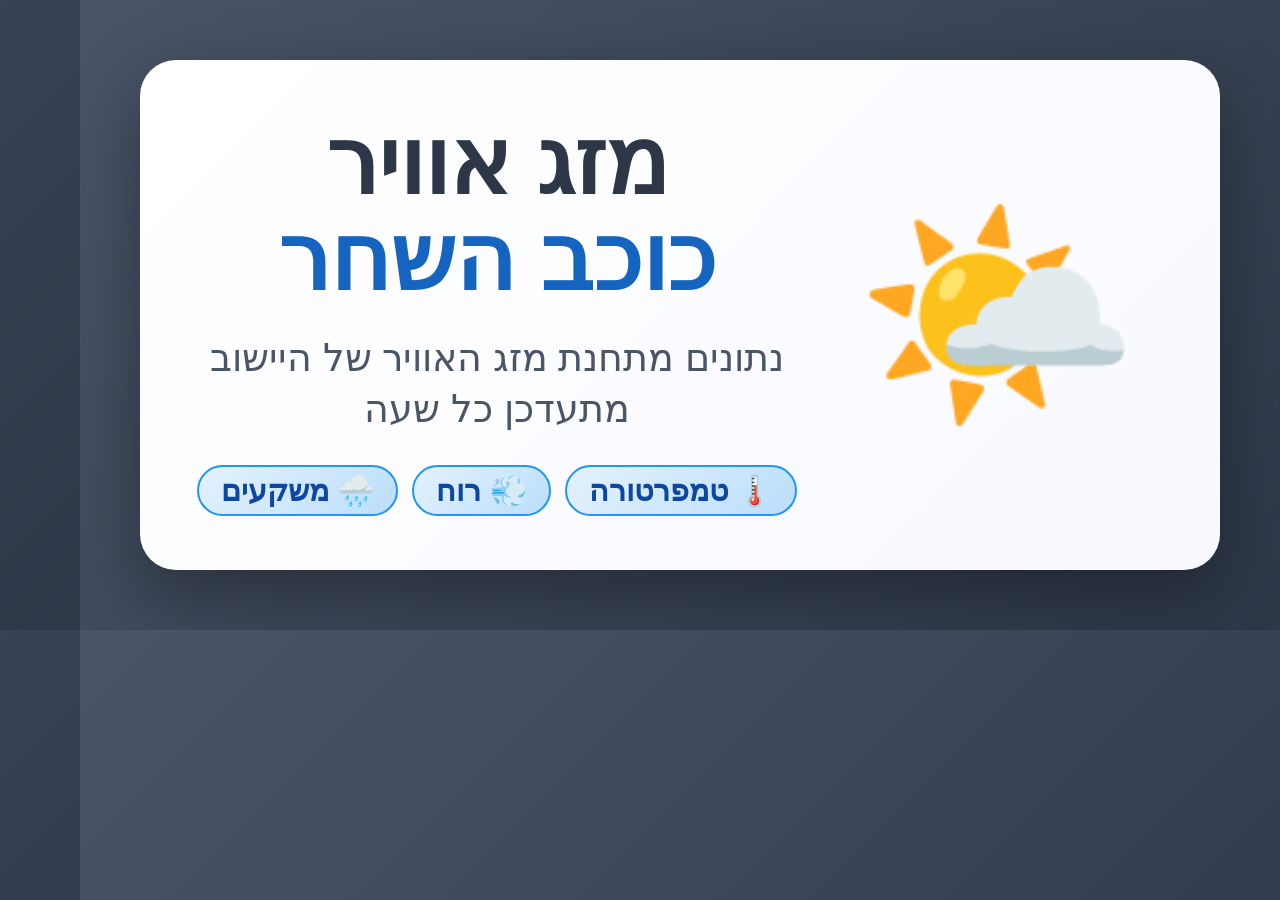
<file: tools/og-image.html>
<!DOCTYPE html>
<!-- תבנית תמונת השיתוף (assets/og-image.jpg), 1200×630.
     התמונה קבועה ולא מציגה נתונים: ווטסאפ ופייסבוק שומרים אותה במטמון,
     וטמפרטורה בתמונה הייתה מתיישנת תוך שעה.
     לבנייה מחדש: לצלם את הדף ברוחב 1200 ובגובה 630 ולשמור כ-JPEG
     (מתחת ל-300KB, הסף של ווטסאפ לתצוגה הגדולה). -->
<html lang="he" dir="rtl">
<head>
<meta charset="UTF-8">
<style>
  * { margin: 0; padding: 0; box-sizing: border-box; }
  html, body { width: 1200px; height: 630px; overflow: hidden; }
  body {
    font-family: -apple-system, 'Segoe UI', Roboto, 'Helvetica Neue', Arial, sans-serif;
    background: linear-gradient(135deg, #4A5568 0%, #2D3748 100%);
    color: #fff;
    display: flex; align-items: center; justify-content: center;
    direction: rtl;
  }
  .card {
    width: 1080px; height: 510px;
    background: linear-gradient(135deg, #ffffff 0%, #f8f9ff 100%);
    border-radius: 36px;
    box-shadow: 0 24px 70px rgba(0,0,0,.35);
    display: flex; align-items: center; gap: 56px;
    padding: 0 80px;
    color: #333;
  }
  .icon { font-size: 230px; line-height: 1; flex: none; }
  .txt { flex: 1; text-align: center; }
  h1 { font-size: 92px; line-height: 1.05; font-weight: 800; color: #2D3748; }
  h1 span { display: block; color: #1565C0; }
  p { margin-top: 26px; font-size: 38px; line-height: 1.35; color: #4a5568; }
  .pills { margin-top: 30px; display: flex; gap: 14px; justify-content: center; }
  .pills b {
    font-size: 30px; font-weight: 600; color: #0d47a1;
    background: linear-gradient(135deg, #E3F2FD 0%, #BBDEFB 100%);
    border: 2px solid #2196F3; border-radius: 999px; padding: 6px 22px;
    white-space: nowrap; flex: none;
  }
</style>
</head>
<body>
  <div class="card">
    <div class="icon">🌤️</div>
    <div class="txt">
      <h1>מזג אוויר<span>כוכב השחר</span></h1>
      <p>נתונים מתחנת מזג האוויר של היישוב<br>מתעדכן כל שעה</p>
      <div class="pills"><b>🌡️ טמפרטורה</b><b>💨 רוח</b><b>🌧️ משקעים</b></div>
    </div>
  </div>
</body>
</html>
</file>
<file: assets/theme.css>
/* ── הפלטה והמסגרת המשותפת — הדשבורד, מדיניות הפרטיות והצהרת הנגישות ─────
 *
 * כל הצבעים באתר עוברים דרך המשתנים שכאן. מצבי התצוגה של תפריט הנגישות
 * (assets/a11y.css) דורסים את המשתנים האלה, ולכן כל צבע שנכתב ישירות
 * במקום משתנה הוא צבע שלא יתחלף בניגודיות גבוהה או הפוכה.
 *
 * כל המידות של טקסט ב-rem או ב-em, כדי שפקד גודל הטקסט יעבוד.
 * ────────────────────────────────────────────────────────────────────────── */

:root {
  --bg-1:          #F7FAFC;   /* רקע הדף — מעבר צבע */
  --bg-2:          #EDF2F7;
  --surface:       #ffffff;   /* הכרטיס הראשי */
  --surface-2:     #f8f9ff;   /* כרטיסים פנימיים, כותרת תחתונה */
  --text:          #333333;   /* 12.6:1 על לבן */
  --text-2:        #666666;   /*  5.7:1 על לבן, 5.5:1 על --surface-2 */
  --text-3:        #6b6b6b;   /*  5.3:1 — היה #999 (2.8:1) ו-#718096 (4.0:1) */
  --header-a:      #4A5568;
  --header-b:      #2D3748;
  --header-text:   #ffffff;
  --accent:        #2196F3;   /* עמודות הגרף והחץ — גרפיקה, לא טקסט */
  --accent-light:  #64B5F6;
  --accent-dark:   #1565C0;   /* 5.8:1 — טקסט רגיל בכחול */
  --accent-deep:   #0d47a1;   /* 7.9:1 על לבן, 6.4:1 על --accent-soft-b — הטקסט בכרטיס העונה */
  --accent-soft-a: #E3F2FD;
  --accent-soft-b: #BBDEFB;
  --hot:           #f44336;   /* חץ המקסימום — סמל, לא טקסט */
  --link:          #1565C0;
  --link-hover:    #0d47a1;
  --border:        #eeeeee;
  --border-2:      #cbd5e0;
  --card-border:   rgba(102, 126, 234, 0.1);
  --chip-text:     #4a5568;
  --chip-hover:    #90CAF9;
  --shadow-page:   0 20px 60px rgba(0, 0, 0, 0.3);
  --shadow-card:   0 4px 15px rgba(0, 0, 0, 0.08);
  --shadow-hero:   0 8px 25px rgba(33, 150, 243, 0.15);
  --font-ui:       -apple-system, BlinkMacSystemFont, 'Segoe UI', Roboto, 'Helvetica Neue', Arial, sans-serif;
  --radius:        6px;
  --radius-lg:     10px;
}

* { margin: 0; padding: 0; box-sizing: border-box; }

body {
  font-family: var(--font-ui);
  background: linear-gradient(135deg, var(--bg-1) 0%, var(--bg-2) 100%);
  color: var(--text);
  min-height: 100vh;
  padding: 20px;
  direction: rtl;
}

.container {
  max-width: 800px;
  margin: 0 auto;
  background: var(--surface);
  border-radius: 20px;
  box-shadow: var(--shadow-page);
  overflow: hidden;
}

.header {
  background: linear-gradient(135deg, var(--header-a) 0%, var(--header-b) 100%);
  color: var(--header-text);
  padding: 30px;
  text-align: center;
}
.header h1 { font-size: 2em; margin-bottom: 10px; }
.header a { color: inherit; }

/* ── קישור "דלג לתוכן" — מוסתר עד שמגיעים אליו ב-Tab ── */
.skip-link {
  position: absolute;
  inset-inline-start: 12px;
  top: -100px;
  z-index: 2147483002;
  background: var(--accent-dark);
  color: #fff;
  padding: .6rem 1rem;
  border-radius: var(--radius);
  font-weight: 700;
  text-decoration: none;
}
.skip-link:focus { top: 12px; }

/* ── כותרת תחתונה ── */
.footer {
  background: var(--surface-2);
  padding: 30px;
  text-align: center;
  border-top: 1px solid var(--border);
}
.footer p { color: var(--text-2); margin-bottom: 15px; }
.footer-links { font-size: .9rem; }
.footer-links a { color: var(--link); text-underline-offset: 2px; }
.footer-links a:hover { color: var(--link-hover); }

/* ── עוד אתרים שלי ──────────────────────────────────────
   הפס מאתר הגניזה (sister_sites.py + sister.js שם).
   אזור גלילה רגיל שזז לאט כשלא נוגעים בו; ברשימה שני עותקים
   כדי שהתנועה תהיה רציפה. במצב "בלי תנועה" ההעתק מוסתר. */
.sister {
  display: flex;
  align-items: center;
  gap: 8px;
  min-width: 0;
  line-height: 1.6;
}
.sister-lbl { flex: none; font-size: .8rem; color: var(--text-3); white-space: nowrap; }
.sister-view {
  flex: 1;
  min-width: 0;
  overflow-x: auto;
  overflow-y: hidden;
  -webkit-overflow-scrolling: touch;
  scrollbar-width: none;
  overscroll-behavior-x: contain;
  -webkit-mask-image: linear-gradient(to right, transparent 0, #000 1.25rem, #000 calc(100% - 1.25rem), transparent 100%);
          mask-image: linear-gradient(to right, transparent 0, #000 1.25rem, #000 calc(100% - 1.25rem), transparent 100%);
}
.sister-view::-webkit-scrollbar { display: none; }
.sister-track { display: flex; width: max-content; }
.sister-set { display: flex; gap: 8px; padding-inline-end: 8px; }
.sister a {
  flex: none;
  white-space: nowrap;
  font-size: .8rem;
  color: var(--chip-text);
  text-decoration: none;
  background: var(--surface);
  border: 1px solid var(--border-2);
  border-radius: 999px;
  padding: 3px 12px;
  transition: color .2s, border-color .2s;
}
.sister a:hover { color: var(--accent-dark); border-color: var(--chip-hover); }
.sister a.sister-invite { color: var(--accent-dark); border-color: var(--chip-hover); }
@media (prefers-reduced-motion: reduce) { .sister-clone { display: none; } }
html.a11y-still .sister-clone { display: none; }
@media print { .sister { display: none; } }

@media (max-width: 768px) {
  body { padding: 10px; }
  .header h1 { font-size: 1.5em; }
}
</file>
<file: assets/a11y.css>
/* ── נגישות ופרטיות — מצבי תצוגה, תפריט הנגישות והודעת הפרטיות ─────────────
 *
 * (מקור: geniza-explorer/assets/a11y.css, מותאם לפלטה של הדשבורד)
 * נטען בכל דף אחרי assets/theme.css, כדי שהדריסות כאן ינצחו.
 *
 * שלושה חלקים:
 *   1. מצבי התצוגה — מחלקות על <html> שהתפריט מדליק ומכבה.
 *   2. עיצוב כפתור הנגישות והתפריט.
 *   3. עיצוב הודעת הפרטיות.
 *
 * כלל אחד שקובע את כל השאר: מצבי הצבע מיושמים בדריסת משתני הפלטה של
 * :root (assets/theme.css), ולא ב-filter על <html>. filter על אלמנט השורש
 * הופך אותו ל-containing block, וכל position:fixed בדף — כפתור הנגישות
 * והודעת הפרטיות בכלל זה — מפסיק להיצמד למסך ומתחיל לגלול עם הדף.
 * ────────────────────────────────────────────────────────────────────────── */

/* ── 0. גודל טקסט ────────────────────────────────────────────────────────────
 * שלוש מדרגות ב-font-size של השורש, באחוזים ולא ב-px: אחוזים מכפילים את
 * גודל הבסיס שהמשתמש הגדיר בדפדפן שלו במקום לדרוס אותו. עובד רק על מידות
 * ב-rem/em — כל font-size שמוגדר ב-px מתעלם מהפקד הזה לחלוטין. */
html              { font-size: 100%; }
html[data-fs="m"] { font-size: 112.5%; }
html[data-fs="l"] { font-size: 125%; }

/* ── 1. מצבי תצוגה ──────────────────────────────────────────────────────── */

/* ---- ניגודיות גבוהה: שחור על לבן ---- */
html.a11y-contrast {
  --bg-1:          #ffffff;
  --bg-2:          #ffffff;
  --surface:       #ffffff;
  --surface-2:     #ffffff;
  --text:          #000000;
  --text-2:        #000000;
  --text-3:        #1c1c1c;
  --header-a:      #000000;
  --header-b:      #000000;
  --header-text:   #ffffff;
  --accent:        #00307a;
  --accent-light:  #00307a;
  --accent-dark:   #00307a;
  --accent-deep:   #00307a;
  --accent-soft-a: #ffffff;
  --accent-soft-b: #ffffff;
  --hot:           #a00000;
  --link:          #00307a;
  --link-hover:    #000000;
  --border:        #000000;
  --border-2:      #000000;
  --card-border:   #000000;
  --chip-text:     #000000;
  --chip-hover:    #000000;
  --shadow-page:   none;
  --shadow-card:   none;
  --shadow-hero:   none;
}

/* ---- ניגודיות הפוכה: לבן על שחור ---- */
html.a11y-invert {
  --bg-1:          #000000;
  --bg-2:          #000000;
  --surface:       #000000;
  --surface-2:     #121212;
  --text:          #ffffff;
  --text-2:        #e2e2e2;
  --text-3:        #c9c9c9;
  --header-a:      #121212;
  --header-b:      #121212;
  --header-text:   #ffffff;
  --accent:        #8fc6f2;
  --accent-light:  #c9e4fa;
  --accent-dark:   #8fc6f2;
  --accent-deep:   #c9e4fa;
  --accent-soft-a: #0b1a2a;
  --accent-soft-b: #0b1a2a;
  --hot:           #ff8a80;
  --link:          #8fc6f2;
  --link-hover:    #c9e4fa;
  --border:        #5a5a5a;
  --border-2:      #6e6e6e;
  --card-border:   #5a5a5a;
  --chip-text:     #e2e2e2;
  --chip-hover:    #8fc6f2;
  --shadow-page:   none;
  --shadow-card:   none;
  --shadow-hero:   none;
}
/* קישור הדילוג לבן על --accent-dark. בניגודיות הפוכה --accent-dark בהיר,
   ולבן עליו כמעט נעלם — הקישור הראשון בדף, בדיוק במצב שמשתמש לקוי ראייה
   מדליק. הצבע נקבע לפי הרקע של כל מצב. */
html.a11y-invert .skip-link,
html.a11y-invert .skip-link:focus { color: #000 !important; }
/* באותו אופן: תווית הכפתור בפס הפרטיות והעיגול של כפתור הנגישות */
html.a11y-invert .a11y-fab { color: #000; }

/* ---- גווני אפור ----
 * filter על ילדי body ולא על body או html עצמם — ראו הערת הפתיחה.
 * הרכיבים שלנו מוחרגים כדי שהתפריט יישאר קריא בזמן שמסתכלים בו. */
html.a11y-mono body > *:not(.a11y-panel):not(.a11y-fab):not(.consent) {
  filter: grayscale(1);
}

/* ---- הדגשת קישורים ---- */
html.a11y-links a {
  text-decoration: underline !important;
  text-underline-offset: 3px;
  text-decoration-thickness: 2px !important;
  font-weight: 600;
}
html.a11y-links a:hover,
html.a11y-links a:focus-visible { background: #fff3a8; color: #000; }
html.a11y-invert.a11y-links a:hover,
html.a11y-invert.a11y-links a:focus-visible { background: #4a3d00; color: #fff; }

/* ---- פונט קריא ----
 * גופני תצוגה (משיכות משתנות, ליגטורות) קשים בדיסלקציה ובראייה ירודה.
 * כאן הפקד מחליף את גופן המערכת ב-Arial אחיד ומבטל ליגטורות. */
html.a11y-readable body,
html.a11y-readable body * {
  font-family: Arial, 'Segoe UI', system-ui, sans-serif !important;
  font-variant-ligatures: none !important;
}

/* ---- ריווח מוגדל — הערכים של קריטריון 1.4.12 ---- */
html.a11y-spacing body,
html.a11y-spacing p,
html.a11y-spacing li,
html.a11y-spacing dd,
html.a11y-spacing dt,
html.a11y-spacing td,
html.a11y-spacing blockquote {
  line-height: 1.9 !important;
  letter-spacing: .12em !important;
  word-spacing: .16em !important;
}
html.a11y-spacing p { margin-bottom: 2em !important; }
html.a11y-spacing .a11y-panel * { letter-spacing: normal !important; word-spacing: normal !important; }

/* ---- עצירת אנימציות ---- */
html.a11y-still *,
html.a11y-still *::before,
html.a11y-still *::after {
  animation: none !important;
  transition: none !important;
  scroll-behavior: auto !important;
}

/* ---- סמן גדול (SVG מוטבע — עובד גם בלי רשת) ---- */
html.a11y-cursor,
html.a11y-cursor * {
  cursor: url("data:image/svg+xml;utf8,<svg xmlns='http://www.w3.org/2000/svg' width='48' height='48' viewBox='0 0 32 32'><path d='M6 2l0 24 6-6 4 9 5-2-4-9 9 0z' fill='%23fff' stroke='%23000' stroke-width='2' stroke-linejoin='round'/></svg>") 4 2, auto !important;
}
html.a11y-cursor a,
html.a11y-cursor button,
html.a11y-cursor summary,
html.a11y-cursor [role="button"] {
  cursor: url("data:image/svg+xml;utf8,<svg xmlns='http://www.w3.org/2000/svg' width='48' height='48' viewBox='0 0 32 32'><path d='M12 2c-1.7 0-3 1.3-3 3v11l-2-2c-1.2-1.2-3-1.2-4 0-1 1.2-1 2.8 0 4l7 10h14l2-13c.2-1.6-1-3-2.6-3-1 0-1.9.6-2.3 1.4-.2-1.3-1.3-2.4-2.7-2.4-1 0-1.9.6-2.4 1.4V5c0-1.7-1.3-3-3-3z' fill='%23fff' stroke='%23000' stroke-width='2' stroke-linejoin='round'/></svg>") 10 2, pointer !important;
}

/* ---- הדגשת מיקוד ----
 * טבעת כפולה, כתום על שחור: הכתום לבדו נותן 1.8:1 על לבן ואינו עומד
 * ב-1.4.11. הטבעת השחורה שסביבו היא שמבטיחה ניגודיות על כל רקע. */
html.a11y-focus :focus,
html.a11y-focus :focus-visible {
  outline: 4px solid #ffb300 !important;
  outline-offset: 3px !important;
  box-shadow: 0 0 0 3px #000 !important;
  border-radius: 2px;
}

/* ── 2. כפתור הנגישות והתפריט ────────────────────────────────────────────
 * הצבעים נלקחים מהפלטה של האתר, עם ערכי גיבוי לכל משתנה — כך התפריט
 * מתחלף יחד עם מצבי התצוגה בלי כלל נפרד לכל מצב, וממשיך להיראות נכון
 * גם אם הקובץ הזה נטען בדף בלי style.css. */

:root { --a11y-consent-h: 0px; }

.a11y-sr {
  position: absolute; width: 1px; height: 1px; padding: 0; margin: -1px;
  overflow: hidden; clip: rect(0,0,0,0); white-space: nowrap; border: 0;
}

.a11y-fab {
  position: fixed; z-index: 2147483000;
  inset-inline-start: 12px;
  bottom: calc(var(--a11y-consent-h) + 12px);
  width: 48px; height: 48px; border-radius: 50%;
  background: var(--accent-dark, #1565C0); color: #fff;
  border: 2px solid var(--surface, #fff);
  box-shadow: 0 2px 10px rgba(0,0,0,.35);
  display: flex; align-items: center; justify-content: center;
  padding: 0; cursor: pointer; transition: bottom var(--dur-fast, .15s) var(--ease, ease),
              background var(--dur-fast, .15s) var(--ease, ease);
}
.a11y-fab svg { width: 26px; height: 26px; fill: currentColor; }
.a11y-fab:hover, .a11y-fab[aria-expanded="true"] { background: var(--accent, #2196F3); }

.a11y-panel {
  position: fixed; z-index: 2147483001;
  inset-inline-start: 12px;
  bottom: calc(var(--a11y-consent-h) + 68px);
  width: min(21rem, calc(100vw - 24px));
  max-height: min(38rem, calc(100vh - var(--a11y-consent-h) - 96px));
  overflow-y: auto; overscroll-behavior: contain;
  background: var(--surface, #fff); color: var(--text, #333);
  border: 1px solid var(--border-2, #cbd5e0); border-radius: 6px;
  box-shadow: 0 6px 28px rgba(0,0,0,.28);
  padding: 14px 15px 16px;
  font-family: var(--font-ui, system-ui), Arial, sans-serif;
  text-align: start;
}
.a11y-panel[hidden] { display: none; }

.a11y-hd {
  display: flex; align-items: center; justify-content: space-between; gap: 10px;
  border-bottom: 1px solid var(--border, #eee); padding-bottom: 9px; margin-bottom: 11px;
}
.a11y-hd h2 { font-size: 1rem; line-height: 1.3; margin: 0; font-family: inherit; }
.a11y-x {
  background: none; border: 1px solid var(--border-2, #cbd5e0); border-radius: 3px;
  width: 30px; height: 30px; line-height: 1; font-size: 1.125rem; color: var(--text-2, #666);
  display: flex; align-items: center; justify-content: center; flex: 0 0 auto; cursor: pointer;
}
.a11y-x:hover { border-color: var(--text, #333); color: var(--text, #333); }

.a11y-grp { margin-bottom: 14px; }
.a11y-grp > h3 {
  font-size: .6875rem; letter-spacing: .14em;
  color: var(--text-3, #6b6b6b); font-weight: 500; margin: 0 0 7px;
}

.a11y-seg { display: grid; grid-template-columns: repeat(2, 1fr); gap: 5px; }
.a11y-seg.three { grid-template-columns: repeat(3, 1fr); }
.a11y-seg button {
  background: var(--surface-2, #f8f9ff); border: 1px solid var(--border-2, #cbd5e0); border-radius: 3px;
  padding: 9px 4px; font-weight: 500; color: var(--text-2, #666);
  min-height: 44px; line-height: 1.25; cursor: pointer; font-family: inherit;
  font-size: 12.5px;   /* a11y-allow-px — סרגל בחירת הגודל עצמו נשאר יציב */
}
.a11y-seg button[aria-pressed="true"] {
  background: var(--accent-dark, #1565C0); color: #fff;
  border-color: var(--accent-dark, #1565C0); font-weight: 700;
}
html.a11y-invert .a11y-seg button[aria-pressed="true"] { color: #000; }
.a11y-seg .sz-s { font-size: 12px; }    /* a11y-allow-px */
.a11y-seg .sz-m { font-size: 15px; }    /* a11y-allow-px */
.a11y-seg .sz-l { font-size: 18px; }    /* a11y-allow-px */

/* המתג חייב להיות ניתן לזיהוי גם כשהוא כבוי (1.4.11 — 3:1 לרכיבי ממשק),
 * ולכן המסגרת והידית כהות ולא בגוון בהיר. מלבד הצבע גם מיקום הידית
 * משתנה, כדי שהמצב לא ייקרא מהצבע לבדו (1.4.1). */
.a11y-tog {
  display: flex; align-items: center; justify-content: space-between; gap: 10px;
  width: 100%; background: none; border: none;
  border-bottom: 1px solid var(--border, #eee);
  padding: 10px 2px; text-align: start; font-size: .84375rem; color: var(--text, #333);
  min-height: 44px; cursor: pointer; font-family: inherit;
}
.a11y-tog:last-child { border-bottom: none; }
.a11y-tog:hover { color: var(--link, #1565C0); }
.a11y-tog .sw {
  flex: 0 0 auto; width: 38px; height: 22px; border-radius: 11px;
  background: var(--surface-2, #f8f9ff); border: 1px solid var(--text-2, #666); position: relative;
  transition: background var(--dur-fast, .15s) var(--ease, ease);
}
.a11y-tog .sw::after {
  content: ''; position: absolute; top: 2px; inset-inline-start: 2px;
  width: 16px; height: 16px; border-radius: 50%; background: var(--text-2, #666);
  transition: transform var(--dur-fast, .15s) var(--ease, ease),
              background var(--dur-fast, .15s) var(--ease, ease);
}
.a11y-tog[aria-pressed="true"] .sw {
  background: var(--accent-dark, #1565C0); border-color: var(--accent-dark, #1565C0);
}
.a11y-tog[aria-pressed="true"] .sw::after {
  background: var(--surface, #fff); transform: translateX(-16px);
}
html[dir="ltr"] .a11y-tog[aria-pressed="true"] .sw::after { transform: translateX(16px); }

.a11y-foot { border-top: 1px solid var(--border, #eee); padding-top: 11px; margin-top: 4px; }
.a11y-reset {
  width: 100%; background: transparent; border: 1.5px solid var(--text, #333);
  border-radius: 3px; padding: 10px; font-size: .8125rem; font-weight: 700;
  color: var(--text, #333); min-height: 44px; cursor: pointer; font-family: inherit;
}
.a11y-reset:hover { background: var(--text, #333); color: var(--surface, #fff); }
.a11y-links-row { margin: 10px 0 0; font-size: .75rem; line-height: 1.7; color: var(--text-2, #666); }
.a11y-links-row a { color: var(--link, #1565C0); text-decoration: underline; text-underline-offset: 2px; }
.a11y-kbd { margin: 9px 0 0; font-size: .6875rem; color: var(--text-2, #666); line-height: 1.6; }

@media print { .a11y-fab, .a11y-panel, .consent { display: none !important; } }

/* ── 3. הודעת הפרטיות ──────────────────────────────────────────────────── */

.consent {
  position: fixed; z-index: 2147482999; inset-inline: 0; bottom: 0;
  background: #2D3748; color: #f7fafc;
  border-top: 3px solid var(--accent, #2196F3);
  padding: 14px 0;
  box-shadow: 0 -3px 18px rgba(0,0,0,.3);
  font-family: var(--font-ui, system-ui), Arial, sans-serif;
}
.consent[hidden] { display: none; }
.consent .wrap {
  max-width: 860px; margin: 0 auto; padding: 0 16px;
  display: flex; gap: 14px; align-items: flex-start; flex-wrap: wrap;
}
.consent-txt { flex: 1 1 15rem; min-width: 0; }
.consent-txt b { display: block; font-size: .875rem; margin-bottom: 4px; }
.consent-txt p { margin: 0; font-size: .78125rem; line-height: 1.65; color: #e2e8f0; }
.consent-txt a { color: #90CAF9; text-decoration: underline; text-underline-offset: 2px; }
.consent-act { display: flex; gap: 8px; flex: 0 0 auto; flex-wrap: wrap; align-items: center; }
.consent-act button {
  border-radius: 3px; padding: 10px 16px; font-size: .8125rem; font-weight: 700;
  min-height: 44px; border: 1.5px solid; cursor: pointer; font-family: inherit;
}
.consent-ok { background: #1565C0; border-color: #90CAF9; color: #fff; }
.consent-no { background: transparent; border-color: #a0aec0; color: #e2e8f0; }
.consent-no:hover { border-color: #fff; color: #fff; }
@media (max-width: 520px) {
  .consent-act { width: 100%; }
  .consent-act button { flex: 1 1 auto; }
}
</file>
<file: assets/legal.css>
/* ── עיצוב שני המסמכים המשפטיים — privacy/ ו-accessibility/ ────────────────
 *
 * (מקור: geniza-explorer/assets/legal.css, מותאם לפלטה של הדשבורד)
 * נטען רק בשני הדפים האלה, אחרי theme.css ולפני a11y.css. כל הצבעים
 * נלקחים מהפלטה של האתר, בלי ערך קבוע אחד: כך המסמכים משתנים יחד עם
 * מצבי התצוגה של תפריט הנגישות בלי כלל נפרד לכל מצב.
 *
 * כל המידות ב-rem, כדי שפקד גודל הטקסט יעבוד גם כאן.
 * ────────────────────────────────────────────────────────────────────────── */

.legal-article {
  max-width: 820px;
  margin: 0 auto;
  padding: 2.5rem 1.5rem 3rem;
  /* מזהה ארוך, שם מפתח או כתובת יכולים לגלוש ברוחב 320px עם טקסט מוגדל.
     break-word ולא anywhere: נכנס לפעולה רק כשמילה בודדת רחבה מהשורה. */
  overflow-wrap: break-word;
}

.legal-article h1 {
  font-family: var(--font-ui);
  font-size: clamp(1.8rem, 4vw, 2.6rem);
  font-weight: 700;
  color: var(--accent-dark);
  line-height: 1.2;
  margin-bottom: .5rem;
}

.legal-article .lede {
  font-size: 1.05rem;
  line-height: 1.8;
  color: var(--text-2);
  border-bottom: 1px solid var(--border);
  padding-bottom: 1.5rem;
  margin-bottom: 2.5rem;
}

.legal-sec { margin-bottom: 2.5rem; }

.legal-sec h2 {
  font-family: var(--font-ui);
  font-size: 1.3rem;
  font-weight: 600;
  color: var(--text);
  margin-bottom: .75rem;
}

.legal-sec h3 {
  font-family: var(--font-ui);
  font-size: 1.02rem;
  font-weight: 600;
  color: var(--text);
  margin: 1.4rem 0 .5rem;
}

.legal-sec p {
  font-size: .97rem;
  line-height: 1.85;
  color: var(--text-2);
  margin-bottom: .9rem;
}
.legal-sec p:last-child { margin-bottom: 0; }

.legal-sec ul { margin: .5rem 1.4rem .9rem 0; }
.legal-sec li {
  font-size: .95rem;
  line-height: 1.8;
  color: var(--text-2);
  margin-bottom: .4rem;
}

.legal-sec a { color: var(--link); text-decoration: underline; text-underline-offset: 2px; }
.legal-sec a:hover { color: var(--link-hover); }

/* שמות מארחים ומפתחות אחסון הם מילים ארוכות בלי רווח. ב-display:
   inline-block הן אטומיות ואינן נשברות לעולם — ברוחב 320px עם טקסט
   מוגדל מילה אחת כזו פתחה גלילה אופקית לכל הדף. inline עם
   overflow-wrap: anywhere שובר אותן באמצע, וזה בדיוק מה שנדרש כאן. */
.mono, .legal-sec code {
  font-family: ui-monospace, 'SFMono-Regular', Menlo, Consolas, monospace;
  font-size: .9em;
  background: var(--surface-2);
  border: 1px solid var(--border);
  border-radius: 3px;
  padding: .05em .35em;
  direction: ltr;
  unicode-bidi: embed;
  overflow-wrap: anywhere;
}

/* ── טבלאות ──────────────────────────────────────────────────────────────
 * העטיפה גוללת לרוחב בפני עצמה, כדי שטבלה רחבה לא תגרום לגלילה אופקית
 * של כל הדף (קריטריון 1.4.10). tabindex ו-role בדף עצמו הופכים את
 * האזור הגליל לנגיש גם במקלדת. */
.tbl-scroll {
  overflow-x: auto;
  margin: 1rem 0;
  border: 1px solid var(--border);
  border-radius: var(--radius);
}
.legal-tbl {
  width: 100%;
  border-collapse: collapse;
  font-size: .9rem;
  background: var(--surface);
}
.legal-tbl caption {
  text-align: start;
  padding: .7rem .9rem;
  font-size: .85rem;
  font-weight: 600;
  color: var(--text-2);
  background: var(--surface-2);
  border-bottom: 1px solid var(--border);
}
.legal-tbl th,
.legal-tbl td {
  text-align: start;
  padding: .65rem .9rem;
  border-bottom: 1px solid var(--border);
  line-height: 1.7;
  color: var(--text-2);
  vertical-align: top;
}
.legal-tbl th { font-weight: 600; color: var(--text); background: var(--surface-2); }
.legal-tbl tbody tr:last-child td { border-bottom: none; }

/* ── פקדי הנתונים ─────────────────────────────────────────────────────── */
.datactl {
  background: var(--surface-2);
  border: 1px solid var(--border);
  border-radius: var(--radius-lg);
  padding: 1.2rem;
  margin-top: 1rem;
}
.datactl .st {
  font-size: .95rem;
  line-height: 1.8;
  color: var(--text-2);
  margin-bottom: .9rem;
}
.datactl .btn-row { display: flex; flex-wrap: wrap; gap: .5rem; }
.datactl button {
  font-family: var(--font-ui);
  font-size: .88rem;
  font-weight: 600;
  color: var(--text);
  background: var(--surface);
  border: 1px solid var(--border-2);
  border-radius: var(--radius);
  padding: .6rem 1rem;
  min-height: 44px;          /* יעד מגע — 2.5.5 */
  cursor: pointer;
}
.datactl button:hover { background: var(--surface-2); border-color: var(--accent); }
.datactl #dv-wipe { border-color: #a52222; color: #8e1c1c; }
html.a11y-invert .datactl #dv-wipe { border-color: #ff9c9c; color: #ff9c9c; }
.datactl #dv-out { margin-top: .9rem; }
.datactl .dv-msg { font-size: .92rem; color: var(--text-2); margin-bottom: .5rem; }
.datactl pre {
  background: var(--surface);
  border: 1px solid var(--border);
  border-radius: var(--radius);
  padding: .8rem;
  font-size: .82rem;
  line-height: 1.6;
  color: var(--text);
  overflow-x: auto;
  direction: ltr;
  text-align: left;
  white-space: pre-wrap;
  overflow-wrap: break-word;
}

/* ── קופסאות משנה ─────────────────────────────────────────────────────── */
.legal-note {
  background: var(--surface-2);
  border-inline-start: 3px solid var(--accent);
  border-radius: var(--radius);
  padding: 1rem 1.1rem;
  font-size: .92rem;
  line-height: 1.8;
  color: var(--text-2);
  margin: 1.2rem 0;
}
.contact {
  background: var(--surface);
  border: 1px solid var(--border-2);
  border-radius: var(--radius-lg);
  padding: 1.1rem 1.2rem;
  margin: 1.2rem 0;
}
.contact p { margin-bottom: .4rem; font-size: .97rem; color: var(--text-2); }
.contact p:last-child { margin-bottom: 0; }

.siblings { margin-top: 3rem; border-top: 1px solid var(--border); padding-top: 1.5rem; }
.siblings h2 { font-family: var(--font-ui); font-size: 1.1rem; margin-bottom: .8rem; color: var(--text); }
.siblings ul { list-style: none; margin: 0; padding: 0; }
.siblings li { margin-bottom: .6rem; font-size: .95rem; }
.siblings li a { color: var(--link); font-weight: 600; text-decoration: underline; text-underline-offset: 2px; }
.siblings li span { display: block; font-size: .85rem; color: var(--text-3); }

.updated {
  margin-top: 2rem;
  font-size: .85rem;
  color: var(--text-3);
}

/* ── הכותרת העליונה של שני המסמכים: שם האתר, קישור חזרה לדשבורד ── */
.header.header--slim { padding: 18px 24px; }
.header--slim .site-name { font-size: 1.15rem; font-weight: 700; text-decoration: none; }
.header--slim .site-name:hover { text-decoration: underline; }
.header--slim .crumb { font-size: .85rem; opacity: .9; margin-top: 2px; }

@media (max-width: 768px) {
  .legal-article { padding: 1.75rem 1rem 2.5rem; }
}
</file>
